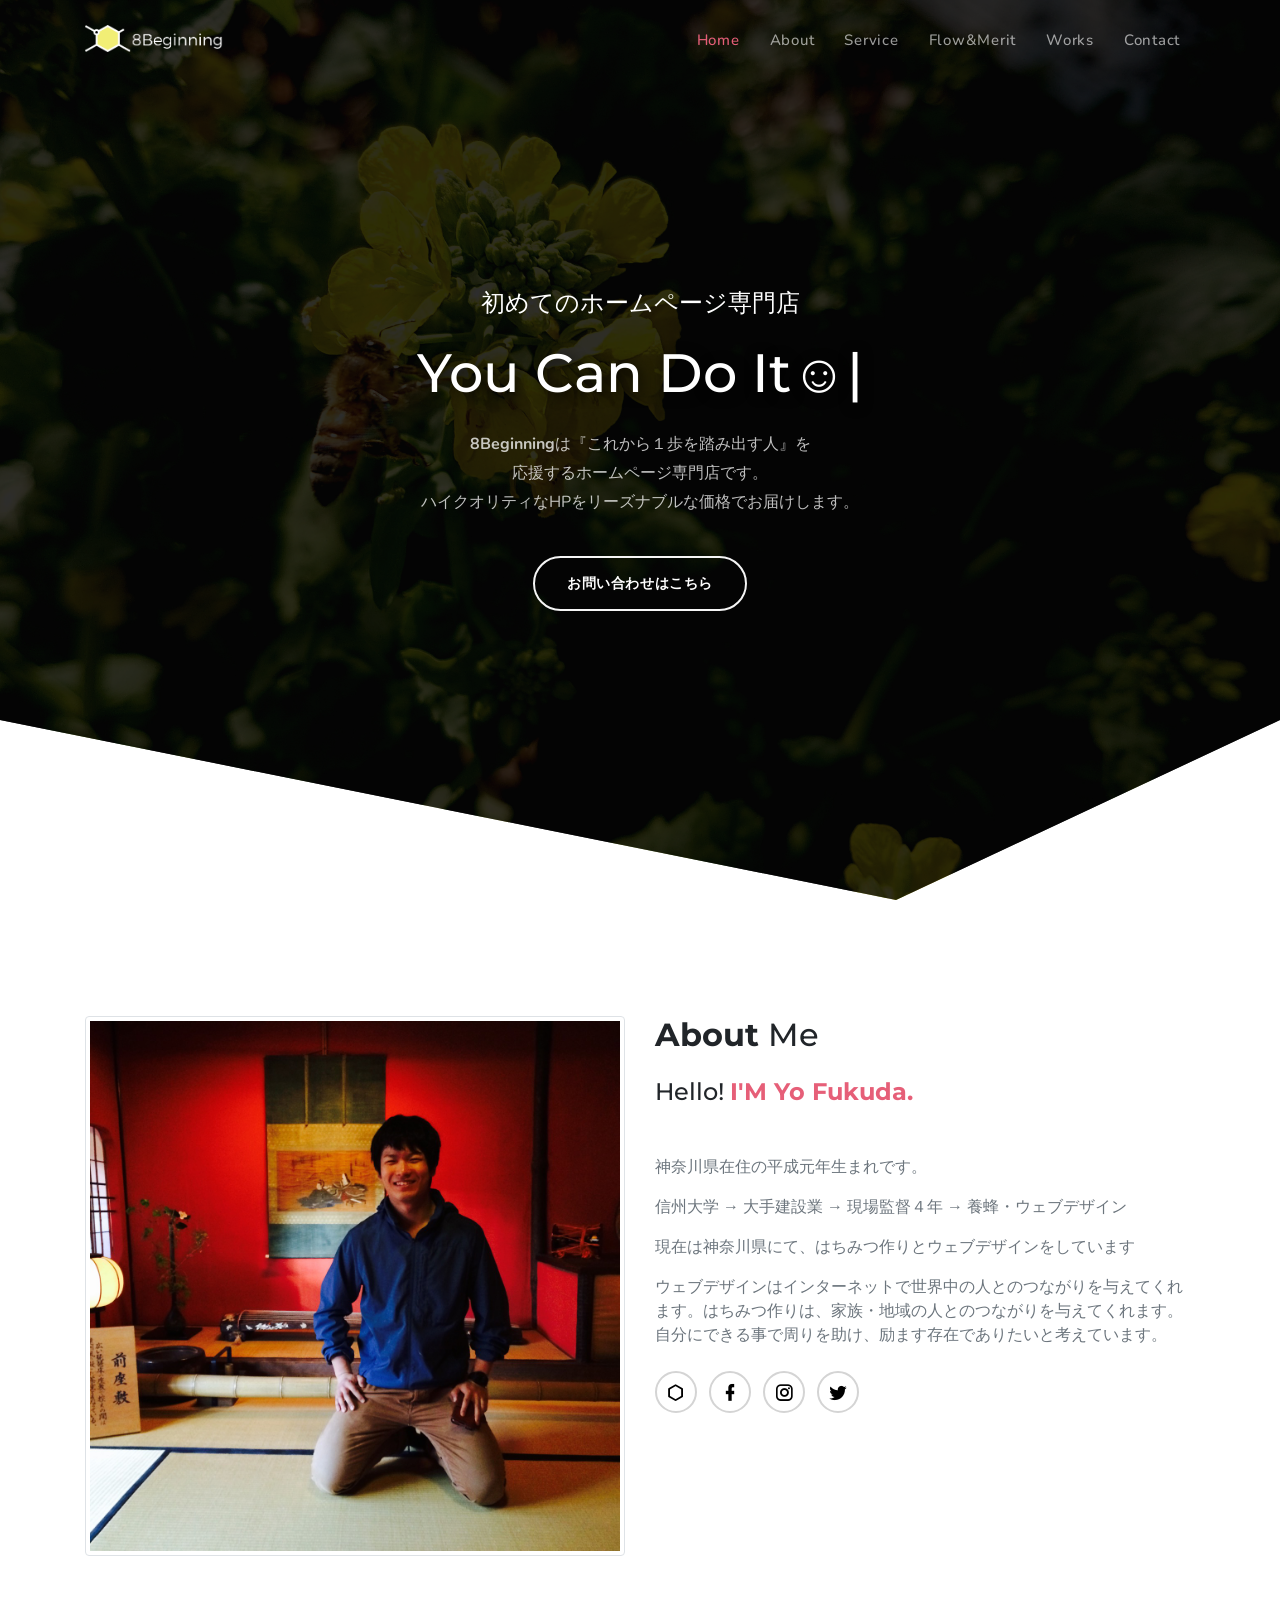
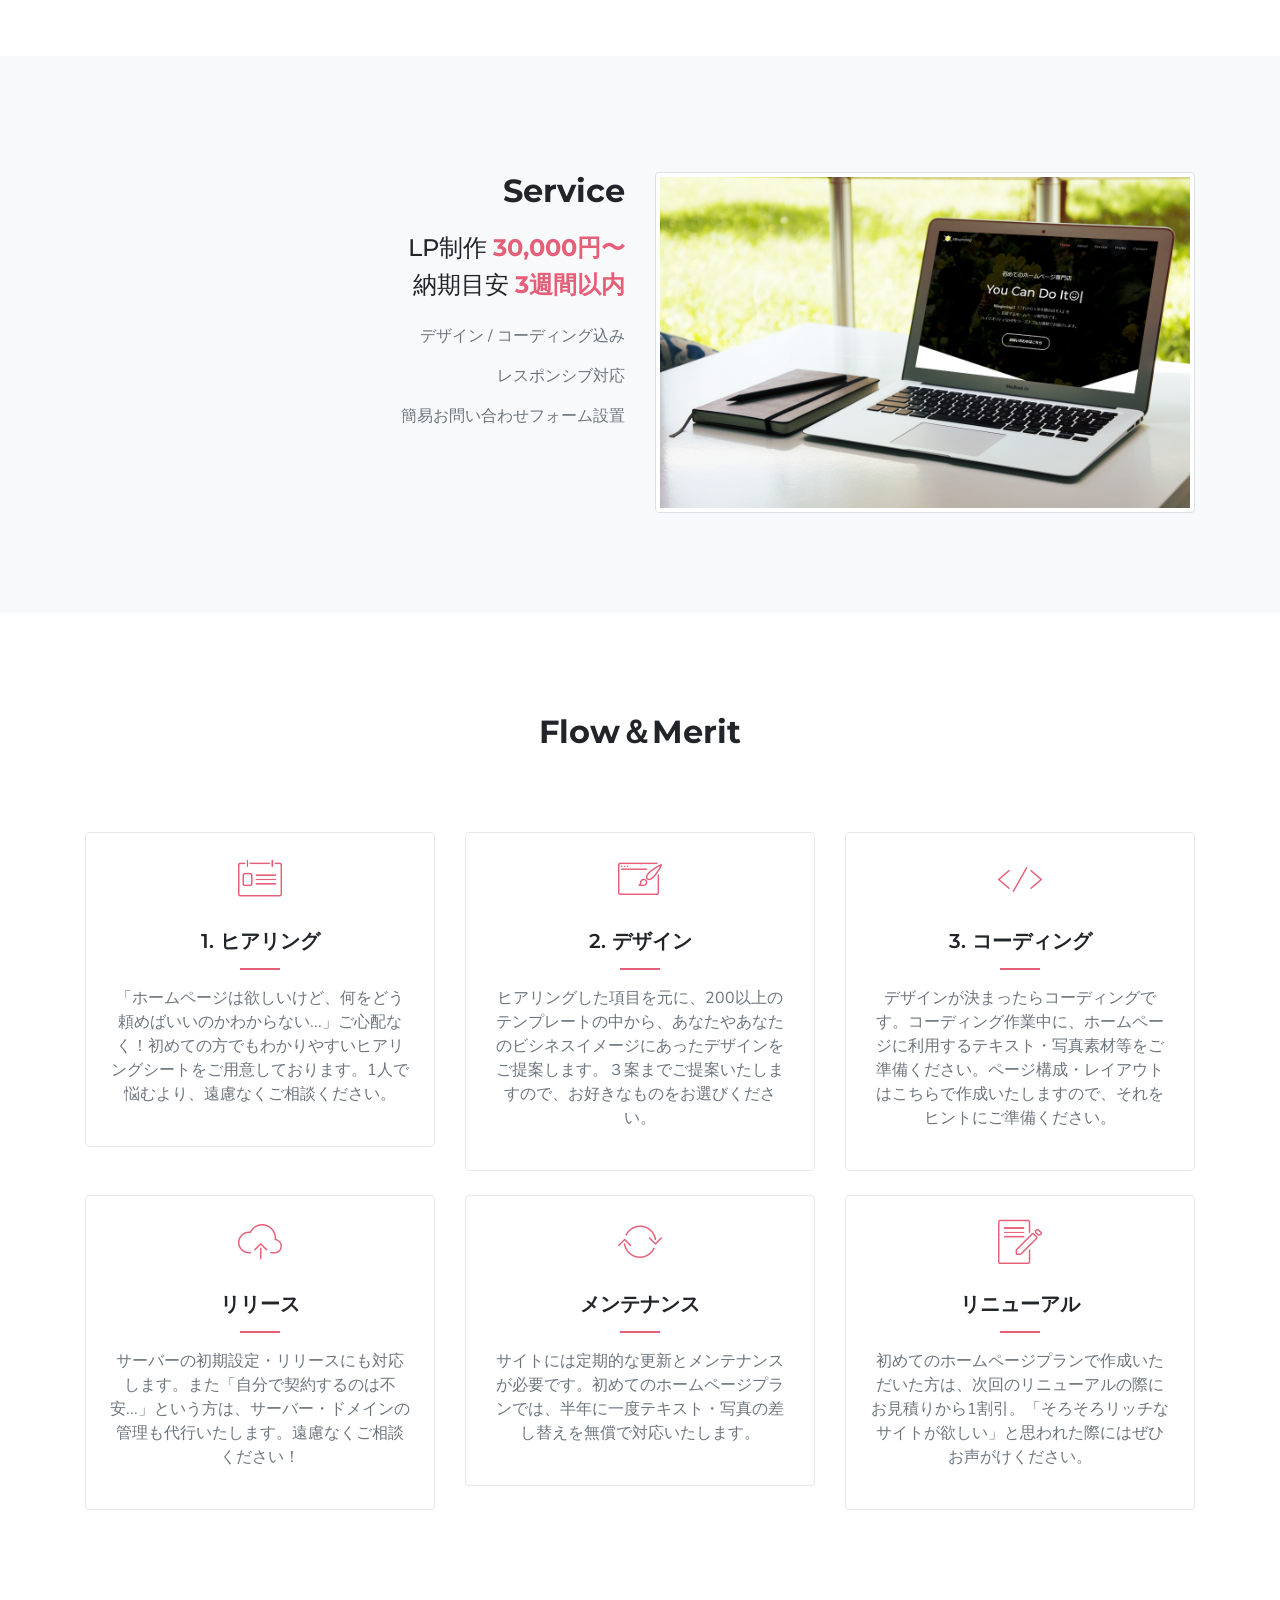
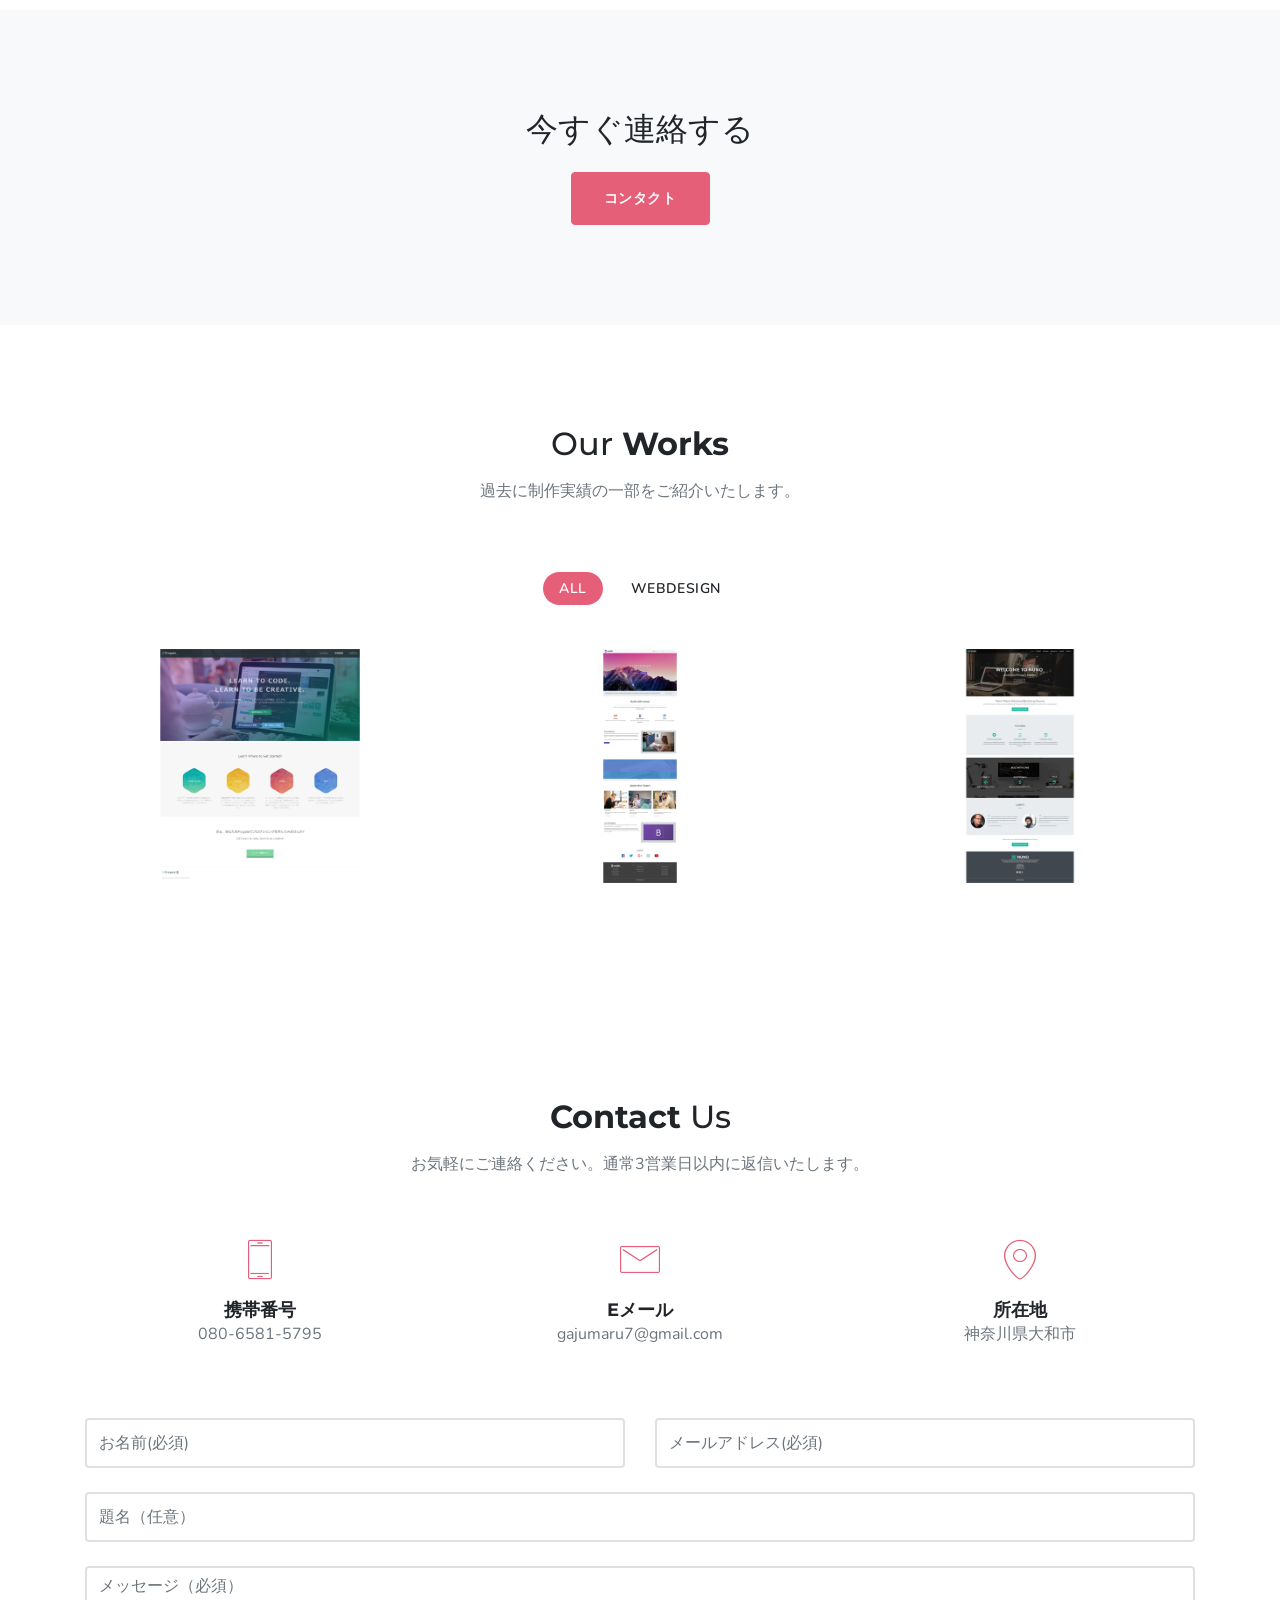
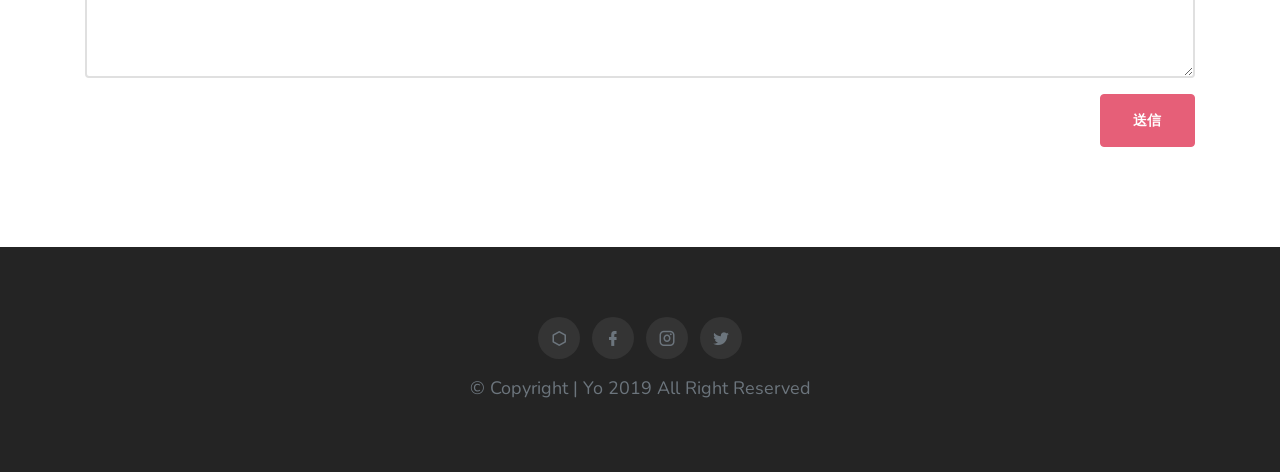
<file: index.html>
<!DOCTYPE html>
<html lang="jp">
    <head>
        <meta charset="UTF-8">
        <meta name="viewport" content="width=device-width, initial-scale=1">
        <title>Yo | Yo's Personal Portofolio</title>
        <meta name="description" content="" />
        <meta name="keywords" content="" />
        <meta name="author" content="SRBThemes" />

        <link rel="shortcut icon" href="images/favicon.png">

        <!--Bootstrap Css-->
        <link rel="stylesheet" type="text/css" href="css/bootstrap.min.css" />

        <!-- Materialdesign icons Css -->
        <link href="css/materialdesignicons.min.css" rel="stylesheet">

        <!-- Mobirise icons Css -->
        <link href="css/mobiriseicons.css" rel="stylesheet"> 

        <!-- Magnific-popup -->
        <link rel="stylesheet" href="css/magnific-popup.css">

        <!-- OWL SLIDER -->
        <link rel="stylesheet" href="css/owl.carousel.css" />
        <link rel="stylesheet" href="css/owl.theme.css" />
        <link rel="stylesheet" href="css/owl.transitions.css" />

        <!-- Custom style Css -->
        <link href="css/style.css" rel="stylesheet">

        <!-- お問い合わせフォーム -->
        <script src="https://sdk.form.run/js/v2/formrun.js"></script>
    </head>

    <body>

        <!-- Loader -->
        <div id="preloader">
            <div id="status">
                <div class="spinner">Loading...</div>
            </div>
        </div>

        <!-- Start Navbar -->
    	<nav class="navbar navbar-expand-lg fixed-top custom-nav sticky">
            <div class="container">

                <a class="navbar-brand pt-0 logo" href="#">
                    <img src="images/logo-light.png" alt="" class="img-fluid logo-light">
                    <img src="images/logo-dark.png" alt="" class="img-fluid logo-dark">
                </a>

                <button class="navbar-toggler" type="button" data-toggle="collapse" data-target="#navbarCollapse" aria-controls="navbarCollapse" aria-expanded="false" aria-label="Toggle navigation">
                    <span class="mdi mdi-menu"></span>
                </button>

                <div class="collapse navbar-collapse" id="navbarCollapse">
                    <ul class="navbar-nav ml-auto">
                        <li class="nav-item active">
                            <a class="nav-link" href="#home">Home</a>
                        </li>
                        <li class="nav-item">
                            <a class="nav-link" href="#about">About</a>
                        </li>
                        <li class="nav-item">
                            <a class="nav-link" href="#services">Service</a>
                        </li>
                        <li class="nav-item">
                            <a class="nav-link" href="#flow">Flow&Merit</a>
                        </li>
                        <li class="nav-item">
                            <a class="nav-link" href="#work">Works</a>
                        </li>
                        <li class="nav-item">
                            <a class="nav-link" href="#contact">Contact</a>
                        </li>
                    </ul>
                </div>
            </div>
        </nav>
        <!-- End Navbar -->

        <!-- START HOME -->
        <section class="section header-bg-img h-100vh" id="home">
            <div class="bg-overlay"></div>
            <div class="header-table">
                <div class="header-table-center">
                    <div class="container">
                        <div class="row justify-content-center">
                            <div class="col-lg-12">
                                <div class="text-center header-content mx-auto">
                                    <h4 class="text-white first-title mb-4">初めてのホームページ専門店</h4>
                                    <h1 class="header-name text-white text-capitalize mb-0">you <span class="element" data-elements="can do it☺,can make it☺ ,just do it☺"></span></h1>
                                    <p class="text-white mx-auto header-desc mt-4"><strong>8Beginning</strong>は『これから１歩を踏み出す人』を<br>応援するホームページ専門店です。<br>
                                    ハイクオリティなHPをリーズナブルな価格でお届けします。
                                    </p>
                                    <a class="btn btn-outline-custom btn-round inner-link mt-4" href="#contact" >お問い合わせはこちら
                                    </a>
                                    
                                </div>
                            </div>
                        </div>
                    </div>
                </div>
            </div>
        </section>
        <!-- END HOME -->

        <!-- START ABOUT -->
        <section class="section" id="about">
            <div class="container">
                <div class="row">
                    <div class="col-lg-6">
                        <div class="mt-3">
                            <img src="images/about-yo.jpg" alt="" class="img-fluid mx-auto d-block img-thumbnail">
                        </div>
                    </div>
                    <div class="col-lg-6">
                        <div class="mt-3">
                            <h2><span class="font-weight-bold">About</span> Me</h2>
                            <h4 class="mt-4">Hello! <span class="text-custom font-weight-bold">I'M Yo Fukuda.</span></h4>
                            <p class="text-muted mt-5">神奈川県在住の平成元年生まれです。</p>
                            <p class="text-muted mt-2">信州大学 → 大手建設業 → 現場監督４年 → 養蜂・ウェブデザイン</p>
                            <p class="text-muted mt-2">
                                現在は神奈川県にて、はちみつ作りとウェブデザインをしています</p>
                            <p class="text-muted mt-2">ウェブデザインはインターネットで世界中の人とのつながりを与えてくれます。はちみつ作りは、家族・地域の人とのつながりを与えてくれます。<br>
                            自分にできる事で周りを助け、励ます存在でありたいと考えています。
                            </p>
                            

                            <div class="about-social-icons">
                                <ul class="mb-0 about-social list-inline mt-4">
                                    <li class="list-inline-item"><a href="https://fuyo8.theshop.jp/" data-toggle="tooltip" title="Honey shop HP" data-placement="bottom"><i class="mdi mdi-hexagon-outline"></i></a></li>
                                    <li class="list-inline-item"><a href="https://www.facebook.com/yo.fukuda.3/" data-toggle="tooltip" title="facebook" data-placement="bottom"><i class="mdi mdi-facebook" ></i></a></li>
                                    <li class="list-inline-item"><a href="https://www.instagram.com/yofukuda777/" data-toggle="tooltip" title="Instagram" data-placement="bottom"><i class="mdi mdi-instagram" ></i></a></li>
                                    <li class="list-inline-item"><a href="https://twitter.com/FuyodaK/" data-toggle="tooltip" title="Twitter" data-placement="bottom"><i class="mdi mdi-twitter" ></i></a></li>
                                </ul> 
                            </div>
                        </div>
                    </div>
                </div>
            </div>
        </section>
        <!-- END ABOUT -->

        <!-- START SERVICE-->

        <section class="section bg-light" id="service">
                <div class="container">
                    <div class="row">
                        <div class="col-lg-6 order-lg-2">
                            <div class="mt-3">
                                <img src="images/8beginning_moc.png" alt="" class="img-fluid mx-auto d-block img-thumbnail">
                            </div>
                        </div>
                        <div class="col-lg-6 order-lg-1 text-center text-lg-right">
                            <div class="mt-3">
                                <h2><span class="font-weight-bold">Service</span></h2>
                                <h4 class="mt-4">LP制作 <span class="text-custom font-weight-bold">30,000円〜</span></h4>
                                <h4 class="mt-2">納期目安 <span class="text-custom font-weight-bold">3週間以内</span></h4>
                                <p class="text-muted mt-4">デザイン / コーディング込み</p>
                                <p class="text-muted mt-2">レスポンシブ対応</p>
                                <p class="text-muted mt-2">簡易お問い合わせフォーム設置</p>
                            </div>
                        </div>
                    </div>
                </div>
            </section>

        <!-- END SERVICE-->

        <!-- START FLOW -->
        <section class="section" id="flow">
                <div class="container">
                    <div class="row justify-content-center">
                        <div class="col-lg-12">
                            <div class="text-center">
                                <h2><span class="font-weight-bold">Flow＆Merit</span></h2>
                            </div>
                        </div>
                    </div>
                    <div class="row mt-5">
                        <div class="col-lg-4">
                            <div class="text-center services-boxes rounded p-4 mt-4">
                                <div class="services-boxes-icon">
                                    <i class="mbri-contact-form text-custom display-4"></i>
                                </div>
                                <div class="mt-4">
                                    <h5 class="mb-0">1. ヒアリング</h5>
                                    <div class="services-title-border"></div>
                                    <p class="text-muted mt-3">「ホームページは欲しいけど、何をどう頼めばいいのかわからない...」ご心配なく！初めての方でもわかりやすいヒアリングシートをご用意しております。1人で悩むより、遠慮なくご相談ください。</p>
                                </div>
                            </div>
                        </div>
                        <div class="col-lg-4">
                            <div class="text-center services-boxes rounded p-4 mt-4">
                                <div class="services-boxes-icon">
                                    <i class="mbri-website-theme text-custom display-4"></i>
                                </div>
                                <div class="mt-4">
                                    <h5 class="mb-0">2. デザイン</h5>
                                    <div class="services-title-border"></div>
                                    <p class="text-muted mt-3">ヒアリングした項目を元に、200以上のテンプレートの中から、あなたやあなたのビシネスイメージにあったデザインをご提案します。３案までご提案いたしますので、お好きなものをお選びください。</p>
                                </div>
                            </div>
                        </div>
                        <div class="col-lg-4">
                            <div class="text-center services-boxes rounded p-4 mt-4">
                                <div class="services-boxes-icon">
                                    <i class="mbri-code text-custom display-4"></i>
                                </div>
                                <div class="mt-4">
                                    <h5 class="mb-0">3. コーディング</h5>
                                    <div class="services-title-border"></div>
                                    <p class="text-muted mt-3">デザインが決まったらコーディングです。コーディング作業中に、ホームページに利用するテキスト・写真素材等をご準備ください。ページ構成・レイアウトはこちらで作成いたしますので、それをヒントにご準備ください。</p>
                                </div>
                            </div>
                        </div>
                    </div>
                    <div class="row">
                        <div class="col-lg-4">
                            <div class="text-center services-boxes rounded p-4 mt-4">
                                <div class="services-boxes-icon">
                                    <i class="mbri-upload text-custom display-4"></i>
                                </div>
                                <div class="mt-4">
                                    <h5 class="mb-0">リリース</h5>
                                    <div class="services-title-border"></div>
                                    <p class="text-muted mt-3">サーバーの初期設定・リリースにも対応します。また「自分で契約するのは不安...」という方は、サーバー・ドメインの管理も代行いたします。遠慮なくご相談ください！</p>
                                </div>
                            </div>
                        </div>
                        <div class="col-lg-4">
                            <div class="text-center services-boxes rounded p-4 mt-4">
                                <div class="services-boxes-icon">
                                    <i class="mbri-update text-custom display-4"></i>
                                </div>
                                <div class="mt-4">
                                    <h5 class="mb-0">メンテナンス</h5>
                                    <div class="services-title-border"></div>
                                    <p class="text-muted mt-3">サイトには定期的な更新とメンテナンスが必要です。初めてのホームページプランでは、半年に一度テキスト・写真の差し替えを無償で対応いたします。</p>
                                </div>
                            </div>
                        </div>
                        <div class="col-lg-4">
                            <div class="text-center services-boxes rounded p-4 mt-4">
                                <div class="services-boxes-icon">
                                    <i class="mbri-edit text-custom display-4"></i>
                                </div>
                                <div class="mt-4">
                                    <h5 class="mb-0">リニューアル</h5>
                                    <div class="services-title-border"></div>
                                    <p class="text-muted mt-3">初めてのホームページプランで作成いただいた方は、次回のリニューアルの際にお見積りから1割引。「そろそろリッチなサイトが欲しい」と思われた際にはぜひお声がけください。
                                                                    </p>
                                </div>
                            </div>
                        </div>
                    </div>
                </div>
            </section>
        <!-- END FLOW -->

        <!-- START CTA -->
        <section class="section bg-light">
            <div class="container">
                <div class="row">
                    <div class="col-lg-12">
                        <div class="text-center">
                            <h2>今すぐ連絡する</h2>
                        </div>
                        <div class="text-center mt-4">
                            <a href="#contact" class="btn btn-custom inner-link">コンタクト</a>
                        </div>
                    </div>
                </div>
            </div>
        </section>
        <!-- END CTA -->

        <!--START WORK -->   
        <section class="section text-center" id="work">
            <div class="container">
                <div class="row justify-content-center">
                    <div class="col-lg-12">
                        <div class="text-center">
                            <h2>Our <span class="font-weight-bold">Works</span></h2>
                            <p class="text-muted mx-auto section-subtitle mt-3">過去に制作実績の一部をご紹介いたします。</p>
                        </div>
                    </div>
                </div>
                <div class="row mt-5 ">
                    <ul class="col list-unstyled list-inline mb-0 text-uppercase work_menu" id="menu-filter">
                        <li class="list-inline-item"><a class="active" data-filter="*">All</a></li>
                        <li class="list-inline-item"><a class="" data-filter=".webdesign">Webdesign</a></li> 
                    </ul>
                </div>
            </div>
            <div class="container">
                <div class="row mt-4 work-filter">
                    <div class="col-lg-4 work_item webdesign">
                        <a href="images/works/proGateTutorial.png" class="img-zoom">
                            <div class="work_box">
                                <div class="work_img">
                                    <img src="images/works/proGateTutorial-thumbnail.png" class="img-fluid mx-auto d-block rounded" alt="work-img">
                                </div>
                                <div class="work_detail">
                                    <p class="mb-2">Webdesign</p>
                                    <h4 class="mb-0">Progate Tutorial</h4>
                                </div>
                            </div>
                        </a>
                    </div>

                    <div class="col-lg-4 work_item webdesign">
                        <a href="images/works/boostrap4Tutorial.png" class="img-zoom">
                            <div class="work_box">
                                <div class="work_img">
                                    <img src="images/works/boostrap4Tutorial-thumbnail.png" class="img-fluid mx-auto d-block rounded" alt="work-img">
                                </div>
                                <div class="work_detail">
                                    <p class="mb-2">webdesign</p>
                                    <h4 class="mb-0">Boostrap4 Tutorial</h4>
                                </div>
                            </div>
                        </a>
                    </div>

                    <div class="col-lg-4 work_item webdesign">
                        <a href="images/works/nunoTutorial.png" class="img-zoom">
                            <div class="work_box">
                                <div class="work_img">
                                    <img src="images/works/nunoTutorial-thumbnail.png" class="img-fluid mx-auto d-block rounded" alt="work-img">
                                </div>
                                <div class="work_detail">
                                    <p class="mb-2">webdesign</p>
                                    <h4 class="mb-0">Nuno</h4>
                                </div>
                            </div>
                        </a>
                    </div>

                    
                </div>
            </div>
        </section>
        <!--END WORK -->
    
        

        
        <!-- START CONTACT -->
        <section class="section" id="contact">
            <div class="container">
                <div class="row justify-content-center">
                    <div class="col-lg-12">
                        <div class="text-center">
                            <h2><span class="font-weight-bold">Contact</span> Us</h2>
                            <p class="text-muted mx-auto section-subtitle mt-3">お気軽にご連絡ください。通常3営業日以内に返信いたします。</p>
                        </div>
                    </div>
                </div> 
                <div class="row mt-5">
                    <div class="col-lg-4">
                        <div class="text-center">
                            <div>
                                <i class="mbri-mobile2 text-custom h1"></i>
                            </div>
                            <div class="mt-3">
                                <h5 class="mb-0 contact_detail-title font-weight-bold">携帯番号</h5>
                                <p class="text-muted">080-6581-5795</p>
                            </div>
                        </div>
                    </div>
                    <div class="col-lg-4">
                        <div class="text-center">
                            <div>
                                <i class="mbri-letter text-custom h1"></i>
                            </div>
                            <div class="mt-3">
                                <h5 class="mb-0 contact_detail-title font-weight-bold">Eメール</h5>
                                <p class="text-muted">gajumaru7@gmail.com</p>
                            </div>
                        </div>
                    </div>
                    <div class="col-lg-4">
                        <div class="text-center">
                            <div>
                                <i class="mbri-pin text-custom h1"></i>
                            </div>
                            <div class="mt-3">
                                <h5 class="mb-0 contact_detail-title font-weight-bold">所在地</h5>
                                <p class="text-muted">神奈川県大和市</p>
                            </div>
                        </div>
                    </div>
                </div>
                
                <div class="row mt-5">
                    <div class="col-lg-12">
                        <div class="form-kerri">
                            <form class="formrun" action="https://form.run/api/v1/r/zhnnq4vqn5n05cvmvtpx9jik" method="post">
                                <div class="row">
                                    <div class="col-lg-6">
                                        <div class="form-group mt-2">
                                            <input name="お名前" type="text" class="form-control" placeholder="お名前(必須)" autocomplete="name" required>
                                        </div>
                                    </div>
                                
                                    <div class="col-lg-6">
                                        <div class="form-group mt-2">
                                            <input class="form-control" name="メールアドレス" type="text" placeholder="メールアドレス(必須)" autocomplete="email" data-formrun-type="email" required>
                                        </div>
                                    </div>  
                                </div>  
                                <div class="row">
                                    <div class="col-lg-12">
                                        <div class="form-group mt-2">
                                            <input type="text" class="form-control"  placeholder="題名（任意）" name="題名">
                                        </div>
                                    </div>
                                </div>
                                
                                <div class="row">
                                    <div class="col-lg-12">
                                        <div class="form-group mt-2">
                                            <textarea rows="4" class="form-control" placeholder="メッセージ（必須）" name="メッセージ" required></textarea>
                                        </div>
                                    </div>
                                </div>
                                <div class="row">
                                    <div class="col-lg-12 text-right">
                                        <button class="btn btn-custom" type="submit" data-formrun-error-text="未入力の項目があります" data-formrun-submitting-text="送信中...">送信</button>
                                    </div>
                                </div>
                                  <!-- ボット投稿をブロックするためのタグ -->
                                <div class="_formrun_gotcha">
                                    <style media="screen">._formrun_gotcha {position:absolute!important;height:1px;width:1px;overflow:hidden;}</style>
                                    <label for="_formrun_gotcha">If you are a human, ignore this field</label>
                                    <input type="text" name="_formrun_gotcha" id="_formrun_gotcha" tabindex="-1">
                                </div>


                                
                            </form>
                            
                        </div>  

                    </div>
                </div>
            </div>    

        </section>
        <!-- END CONTACT -->

        <!--START FOOTER-->
        <footer class="footer bg-light">
            <div class="container">
                <div class="row justify-content-center text-center">
                    <div class="col-md-12">
                        <div class="text-center text-white footer-alt">
                            <ul class="list-unstyled list-inline mb-3">
                                <li class="list-inline-item"><a href="https://fuyo8.theshop.jp/"><i class="mdi mdi-hexagon-outline "></i></a></li>
                                <li class="list-inline-item"><a href="https://www.facebook.com/yo.fukuda.3"><i class="mdi mdi-facebook "></i></a></li>
                                <li class="list-inline-item"><a href="https://www.instagram.com/yofukuda777/"><i class="mdi mdi-instagram "></i></a></li>
                                <li class="list-inline-item"><a href="https://twitter.com/FuyodaK"><i class="mdi mdi-twitter "></i></a></li>
                            </ul>
                            <p class="text-muted mb-0">&copy; Copyright | Yo 2019 All Right Reserved</p>
                        </div>
                    </div>
                </div>
            </div>
        </footer>
        <!--END FOOTER-->
      
        <!-- JAVASCRIPTS -->
        <script src="js/jquery.min.js"></script>
        <script src="js/popper.min.js"></script>
        <script src="js/bootstrap.min.js"></script>
        <!--EASING JS-->
        <script src="js/jquery.easing.min.js"></script>
        <script src="js/scrollspy.min.js"></script>
        <!--PORTFOLIO FILTER JS-->
        <script src="js/isotope.js"></script>
        <!--TEXT ROTETE-->
        <script src="js/jquery.simple-text-rotator.js"></script>
        <!-- Magnific Popup Js -->
        <script src="js/jquery.magnific-popup.min.js"></script>
        <!-- TYPED -->
        <script src="js/typed.js"></script>
        <!-- OWL CAROUSEL -->
        <script src="js/owl.carousel.min.js"></script>
        <!--CUSTOM JS-->
        <script src="js/custom.js"></script>
        <script>
            $(".simple-text-rotate").textrotator({
                animation: "fade",
                speed: 3500
            });
        </script>
        <!-- ツールチップに必要なスクリプト -->
        <script>            
             $(function(){
             'use strict';
             $('[data-toggle="tooltip"]').tooltip();
            });
        </script>



    </body>
</html>
</file>
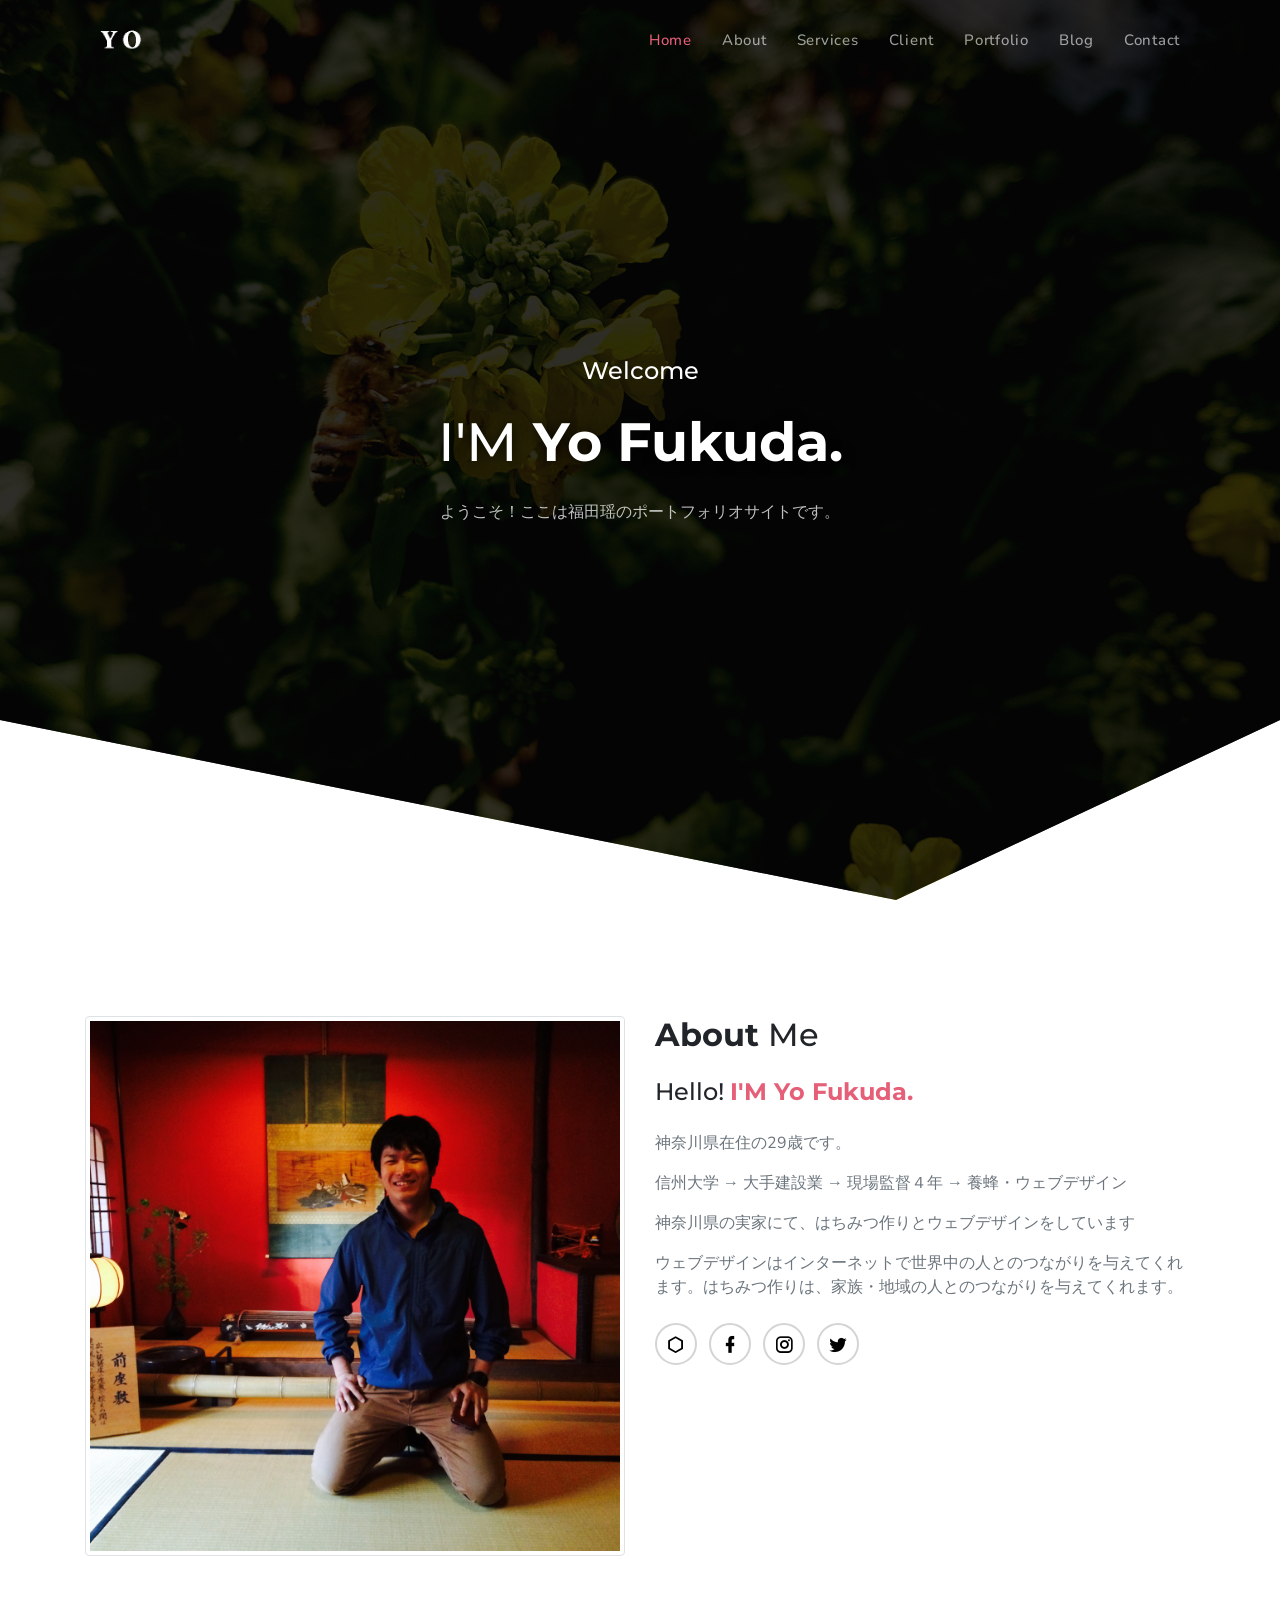
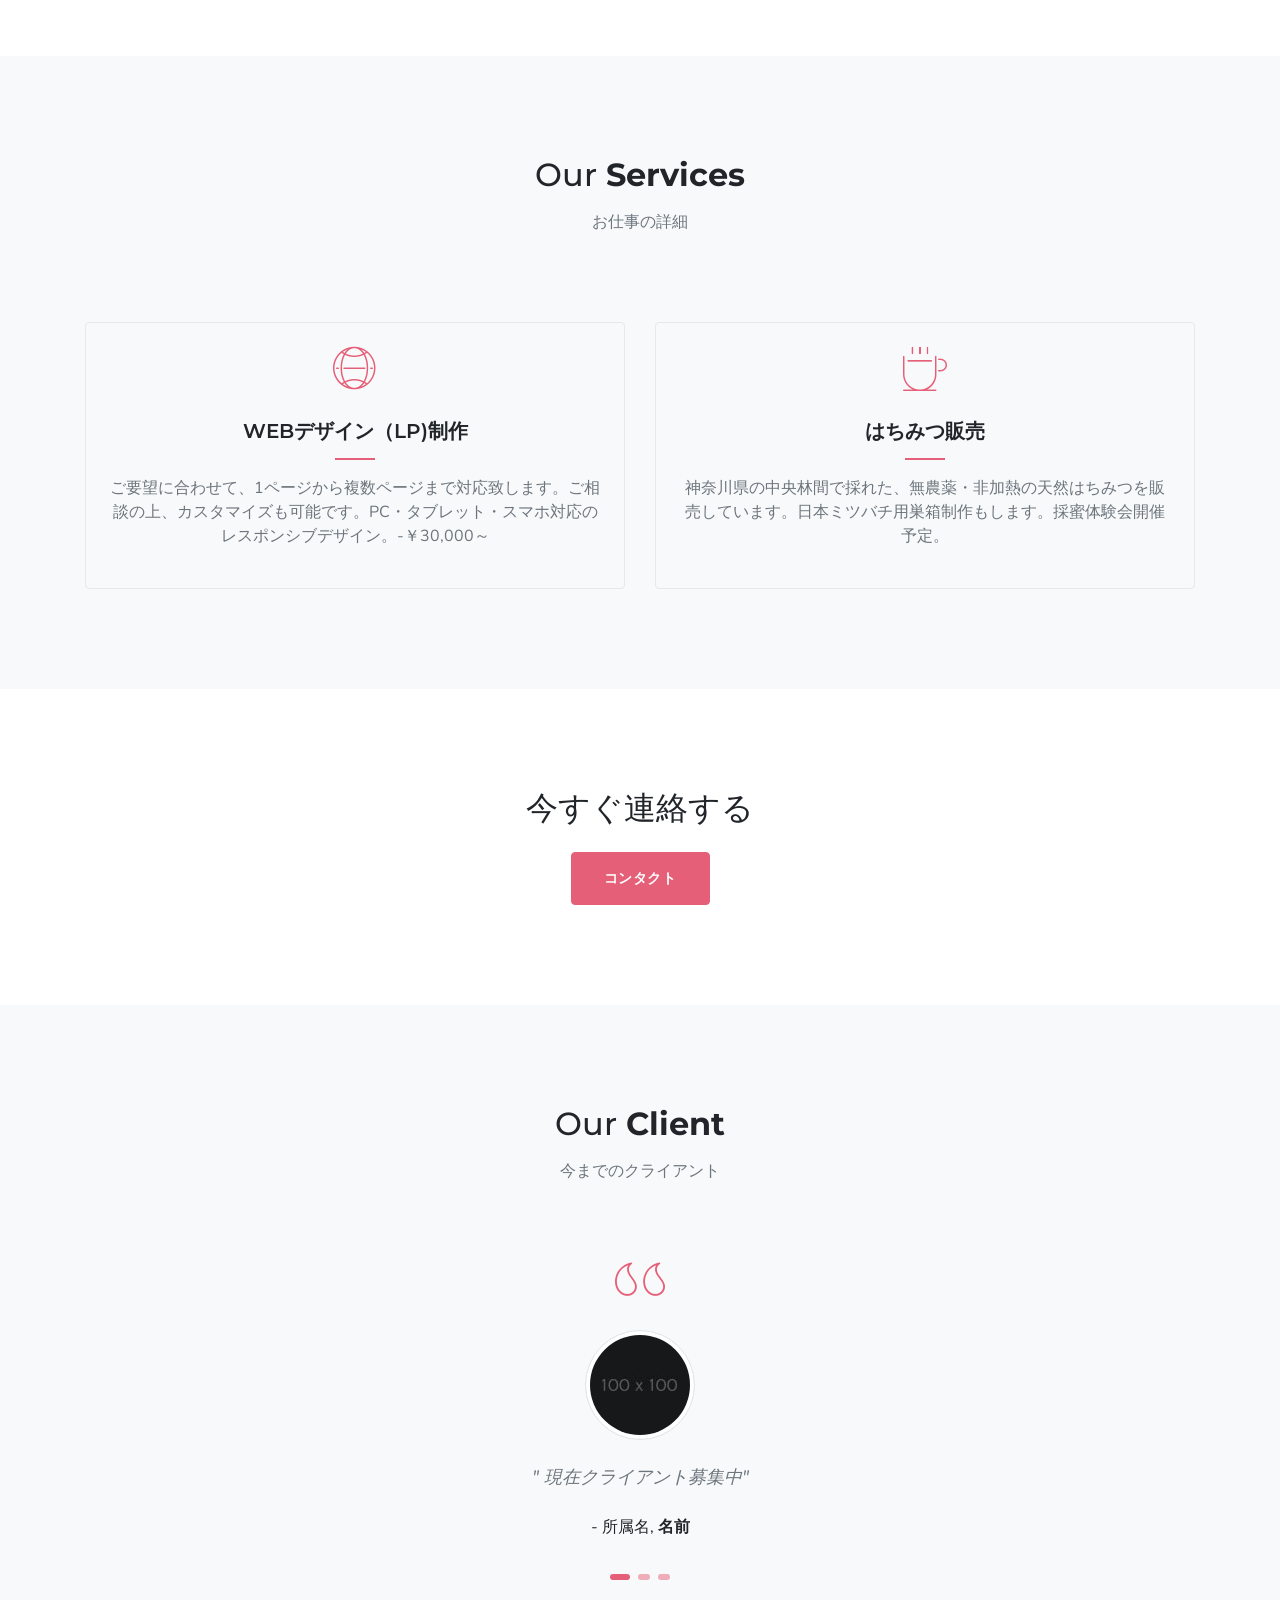
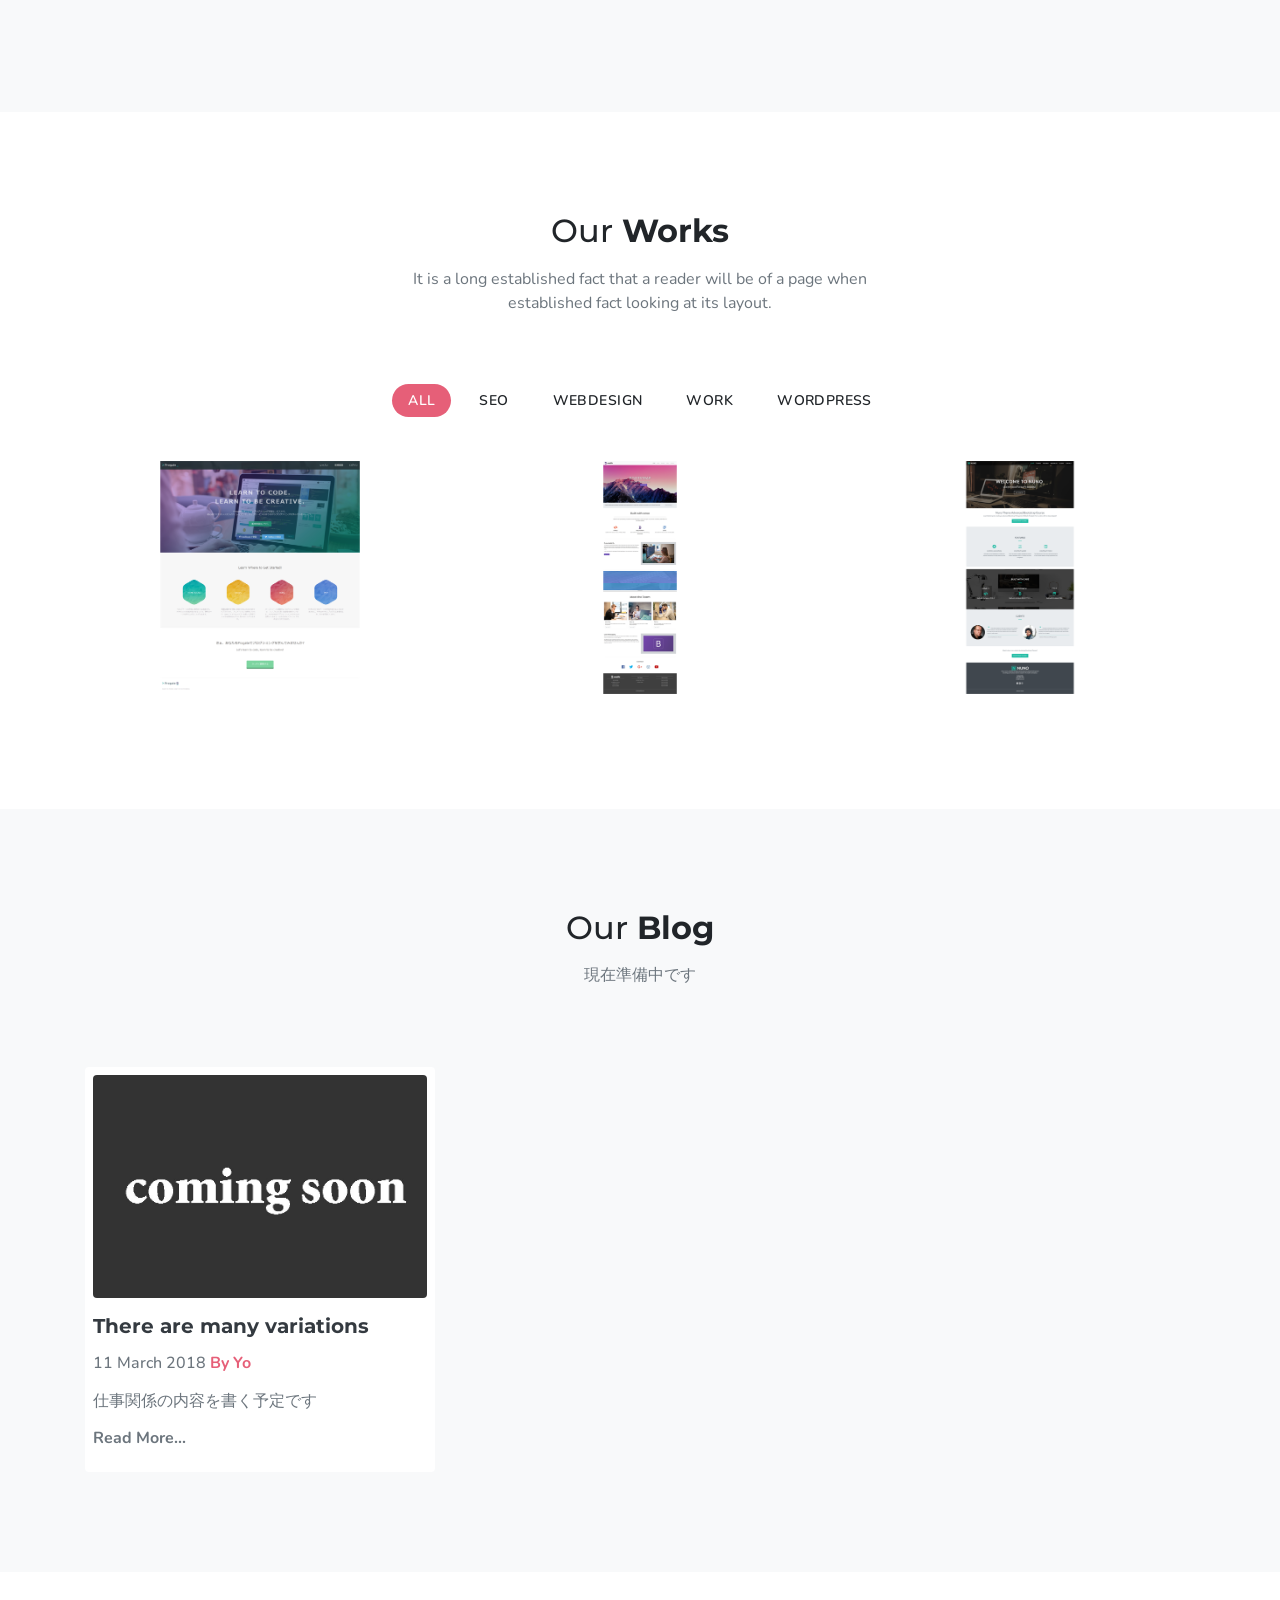
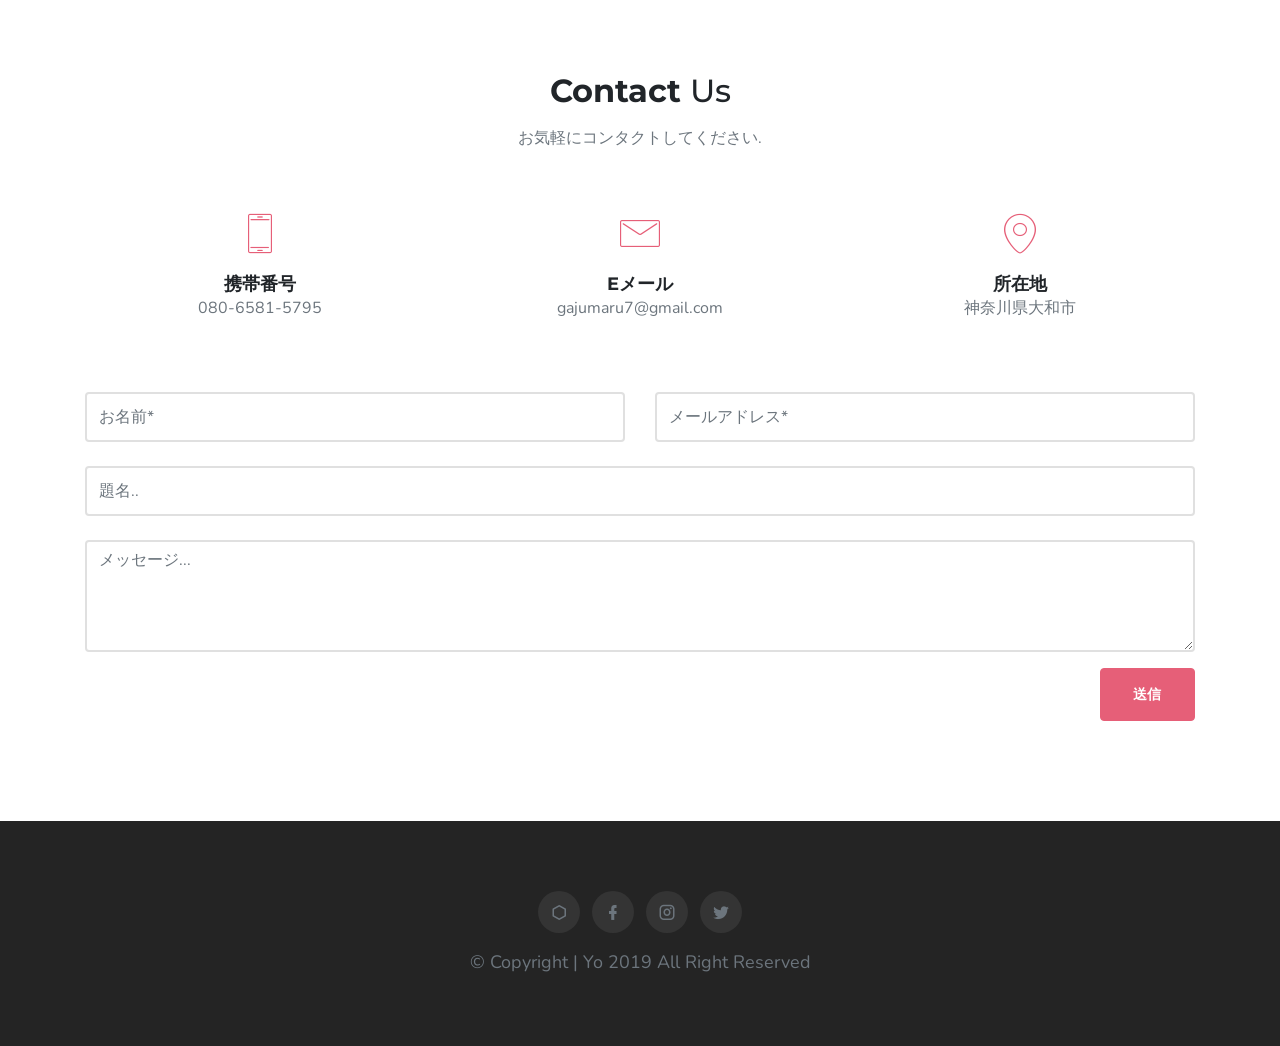
<file: index2.html>
<!DOCTYPE html>
<html lang="jp">
    <head>
        <meta charset="UTF-8">
        <meta name="viewport" content="width=device-width, initial-scale=1">
        <title>Yo | Yo's Personal Portofolio</title>
        <meta name="description" content="" />
        <meta name="keywords" content="" />
        <meta name="author" content="SRBThemes" />

        <link rel="shortcut icon" href="images/favicon-yo.png">

        <!--Bootstrap Css-->
        <link rel="stylesheet" type="text/css" href="css/bootstrap.min.css" />

        <!-- Materialdesign icons Css -->
        <link href="css/materialdesignicons.min.css" rel="stylesheet">

        <!-- Mobirise icons Css -->
        <link href="css/mobiriseicons.css" rel="stylesheet"> 

        <!-- Magnific-popup -->
        <link rel="stylesheet" href="css/magnific-popup.css">

        <!-- OWL SLIDER -->
        <link rel="stylesheet" href="css/owl.carousel.css" />
        <link rel="stylesheet" href="css/owl.theme.css" />
        <link rel="stylesheet" href="css/owl.transitions.css" />

        <!-- Custom style Css -->
        <link href="css/style.css" rel="stylesheet">
    </head>

    <body>

        <!-- Loader -->
        <div id="preloader">
            <div id="status">
                <div class="spinner">Loading...</div>
            </div>
        </div>

        <!-- Start Navbar -->
    	<nav class="navbar navbar-expand-lg fixed-top custom-nav sticky">
            <div class="container">

                <a class="navbar-brand pt-0 logo" href="#">
                    <img src="images/logo-yo.png" alt="" class="img-fluid logo-light">
                    <img src="images/logo-dark-yo.png" alt="" class="img-fluid logo-dark">
                </a>

                <button class="navbar-toggler" type="button" data-toggle="collapse" data-target="#navbarCollapse" aria-controls="navbarCollapse" aria-expanded="false" aria-label="Toggle navigation">
                    <span class="mdi mdi-menu"></span>
                </button>

                <div class="collapse navbar-collapse" id="navbarCollapse">
                    <ul class="navbar-nav ml-auto">
                        <li class="nav-item active">
                            <a class="nav-link" href="#home">Home</a>
                        </li>
                        <li class="nav-item">
                            <a class="nav-link" href="#about">About</a>
                        </li>
                        <li class="nav-item">
                            <a class="nav-link" href="#services">Services</a>
                        </li>
                        <li class="nav-item">
                            <a class="nav-link" href="#client">Client</a>
                        </li>
                        <li class="nav-item">
                            <a class="nav-link" href="#work">Portfolio</a>
                        </li>
                        <li class="nav-item">
                            <a class="nav-link" href="#blog">Blog</a>
                        </li>
                        <li class="nav-item">
                            <a class="nav-link" href="#contact">Contact</a>
                        </li>
                    </ul>
                </div>
            </div>
        </nav>
        <!-- End Navbar -->

        <!-- START HOME -->
        <section class="section header-bg-img h-100vh" id="home">
            <div class="bg-overlay"></div>
            <div class="header-table">
                <div class="header-table-center">
                    <div class="container">
                        <div class="row justify-content-center">
                            <div class="col-lg-12">
                                <div class="text-center header-content mx-auto">
                                    <h4 class="text-white first-title mb-4">Welcome</h4>
                                    <h1 class="header-name text-white text-capitalize mb-0">I'M <span class="simple-text-rotate font-weight-bold">Yo Fukuda.,A Web Designer.,A BeeKeeper.</span></h1>
                                    <p class="text-white mx-auto header-desc mt-4">ようこそ！ここは福田瑶のポートフォリオサイトです。</p>
                                    
                                </div>
                            </div>
                        </div>
                    </div>
                </div>
            </div>
        </section>
        <!-- END HOME -->

        <!-- START ABOUT -->
        <section class="section" id="about">
            <div class="container">
                <div class="row">
                    <div class="col-lg-6">
                        <div class="mt-3">
                            <img src="images/about-yo.jpg" alt="" class="img-fluid mx-auto d-block img-thumbnail">
                        </div>
                    </div>
                    <div class="col-lg-6">
                        <div class="mt-3">
                            <h2><span class="font-weight-bold">About</span> Me</h2>
                            <h4 class="mt-4">Hello! <span class="text-custom font-weight-bold">I'M Yo Fukuda.</span></h4>
                            <p class="text-muted mt-4">神奈川県在住の29歳です。</p>
                            <p class="text-muted mt-2">信州大学 → 大手建設業 → 現場監督４年 → 養蜂・ウェブデザイン</p>
                            <p class="text-muted mt-2">
                                神奈川県の実家にて、はちみつ作りとウェブデザインをしています</p>
                            <p class="text-muted mt-2">ウェブデザインはインターネットで世界中の人とのつながりを与えてくれます。はちみつ作りは、家族・地域の人とのつながりを与えてくれます。</p>
                            

                            <div class="about-social-icons">
                                <ul class="mb-0 about-social list-inline mt-4">
                                    <li class="list-inline-item"><a href="https://fuyoda.github.io/github.io/" data-toggle="tooltip" title="Honey shop HP" data-placement="bottom"><i class="mdi mdi-hexagon-outline"></i></a></li>
                                    <li class="list-inline-item"><a href="#" data-toggle="tooltip" title="facebook" data-placement="bottom"><i class="mdi mdi-facebook" ></i></a></li>
                                    <li class="list-inline-item"><a href="#" data-toggle="tooltip" title="Instagram" data-placement="bottom"><i class="mdi mdi-instagram" ></i></a></li>
                                    <li class="list-inline-item"><a href="#" data-toggle="tooltip" title="Twitter" data-placement="bottom"><i class="mdi mdi-twitter" ></i></a></li>
                                </ul> 
                            </div>
                        </div>
                    </div>
                </div>
            </div>
        </section>
        <!-- END ABOUT -->

        <!-- START SERVICES -->
        <section class="section bg-light" id="services">
            <div class="container">
                <div class="row justify-content-center">
                    <div class="col-lg-12">
                        <div class="text-center">
                            <h2>Our <span class="font-weight-bold">Services</span></h2>
                            <p class="text-muted mx-auto section-subtitle mt-3">お仕事の詳細</p>
                        </div>
                    </div>
                </div>
                <div class="row mt-5">
                    <div class="col-lg-6">
                        <div class="text-center services-boxes rounded p-4 mt-4">
                            <div class="services-boxes-icon">
                                <i class="mbri-globe-2 text-custom display-4"></i>
                            </div>
                            <div class="mt-4">
                                <h5 class="mb-0">WEBデザイン（LP)制作</h5>
                                <div class="services-title-border"></div>
                                <p class="text-muted mt-3"> ご要望に合わせて、1ページから複数ページまで対応致します。ご相談の上、カスタマイズも可能です。PC・タブレット・スマホ対応のレスポンシブデザイン。-￥30,000～</p>
                            </div>
                        </div>
                    </div>
                    <div class="col-lg-6">
                        <div class="text-center services-boxes rounded p-4 mt-4">
                            <div class="services-boxes-icon">
                                <i class="mbri-hot-cup text-custom display-4"></i>
                            </div>
                            <div class="mt-4">
                                <h5 class="mb-0">はちみつ販売</h5>
                                <div class="services-title-border"></div>
                                <p class="text-muted mt-3">神奈川県の中央林間で採れた、無農薬・非加熱の天然はちみつを販売しています。日本ミツバチ用巣箱制作もします。採蜜体験会開催予定。
                                </p>
                            </div>
                        </div>
                    </div>

                </div>
            </div>
        </section>
        <!-- END SERVICES -->

        <!-- START CTA -->
        <section class="section">
            <div class="container">
                <div class="row">
                    <div class="col-lg-12">
                        <div class="text-center">
                            <h2>今すぐ連絡する</h2>
                        </div>
                        <div class="text-center mt-4">
                            <a href="#" class="btn btn-custom">コンタクト</a>
                        </div>
                    </div>
                </div>
            </div>
        </section>
        <!-- END CTA -->

      <!-- START CLIENT -->
      
        <section class="section bg-light" id="client">
            <div class="container">
                <div class="row justify-content-center">
                    <div class="col-lg-12">
                        <div class="text-center">
                            <h2>Our <span class="font-weight-bold">Client</span></h2>
                            <p class="text-muted mx-auto section-subtitle mt-3">今までのクライアント</p>
                        </div>
                    </div>
                </div>
                <div class="row mt-4 pt-4">
                    <div class="col-lg-12">
                        <div id="owl-demo" class="owl-carousel">
                            <div class="text-center testi_boxes mx-auto">
                                <div class="tam_testi_icon text-custom">
                                    <i class="mbri-quote-left"></i>
                                </div>
                                <div class="mt-2">
                                    <div>
                                        <img src="images/testi/testi-1.jpg" alt="" class="mx-auto img-thumbnail img-fluid d-block rounded-circle">
                                    </div>
                                    <p class="client_review font-italic mt-4 text-center text-muted">" 現在クライアント募集中"</p>
                                    <p class="client_name text-center mb-0 mt-4">- 所属名, <span class="font-weight-bold">名前</span></p>
                                </div>
                            </div>
                            <div class="text-center testi_boxes mx-auto">
                                <div class="tam_testi_icon text-custom">
                                    <i class="mbri-quote-left"></i>
                                </div>
                                <div class="mt-2">
                                    <div>
                                        <img src="images/testi/testi-2.jpg" alt="" class="mx-auto img-thumbnail img-fluid d-block rounded-circle">
                                    </div>
                                    <p class="client_review font-italic mt-4 text-center text-muted">" 現在クライアント募集中"</p>
                                    <p class="client_name text-center mb-0 mt-4">- 所属名, <span class="font-weight-bold">名前</span></p>
                                </div>
                            </div>
                            <div class="text-center testi_boxes mx-auto">
                                <div class="tam_testi_icon text-custom">
                                    <i class="mbri-quote-left"></i>
                                </div>
                                <div class="mt-2">
                                    <div>
                                        <img src="images/testi/testi-3.jpg" alt="" class="mx-auto img-thumbnail img-fluid d-block rounded-circle">
                                    </div>
                                    <p class="client_review font-italic mt-4 text-center text-muted">" 現在クライアント募集中"</p>
                                    <p class="client_name text-center mb-0 mt-4">- 所属名, <span class="font-weight-bold">名前</span></p>
                                </div>
                            </div>
                        </div>
                    </div>
                </div>
            </div>
        </section>
       
        <!-- END CLIENT --> 

        <!--START WORK -->   
        <section class="section text-center" id="work">
            <div class="container">
                <div class="row justify-content-center">
                    <div class="col-lg-12">
                        <div class="text-center">
                            <h2>Our <span class="font-weight-bold">Works</span></h2>
                            <p class="text-muted mx-auto section-subtitle mt-3">It is a long established fact that a reader will be of a page when established fact looking at its layout.</p>
                        </div>
                    </div>
                </div>
                <div class="row mt-5 ">
                    <ul class="col list-unstyled list-inline mb-0 text-uppercase work_menu" id="menu-filter">
                        <li class="list-inline-item"><a class="active" data-filter="*">All</a></li>
                        <li class="list-inline-item"><a class="" data-filter=".seo">Seo</a></li>
                        <li class="list-inline-item"><a class="" data-filter=".webdesign">Webdesign</a></li>
                        <li class="list-inline-item"><a class="" data-filter=".WORK">WORK</a></li>
                        <li class="list-inline-item"><a class="" data-filter=".wordpress">Wordpress</a></li>
                    </ul>
                </div>
            </div>
            <div class="container">
                <div class="row mt-4 work-filter">
                    <div class="col-lg-4 work_item webdesign">
                        <a href="images/works/proGateTutorial.png" class="img-zoom">
                            <div class="work_box">
                                <div class="work_img">
                                    <img src="images/works/proGateTutorial-thumbnail.png" class="img-fluid mx-auto d-block rounded" alt="work-img">
                                </div>
                                <div class="work_detail">
                                    <p class="mb-2">Webdesign</p>
                                    <h4 class="mb-0">Progate Tutorial</h4>
                                </div>
                            </div>
                        </a>
                    </div>

                    <div class="col-lg-4 work_item webdesign">
                        <a href="images/works/boostrap4Tutorial.png" class="img-zoom">
                            <div class="work_box">
                                <div class="work_img">
                                    <img src="images/works/boostrap4Tutorial-thumbnail.png" class="img-fluid mx-auto d-block rounded" alt="work-img">
                                </div>
                                <div class="work_detail">
                                    <p class="mb-2">webdesign</p>
                                    <h4 class="mb-0">Boostrap4 Tutorial</h4>
                                </div>
                            </div>
                        </a>
                    </div>

                    <div class="col-lg-4 work_item wordpress WORK webdesign">
                        <a href="images/works/nunoTutorial.png" class="img-zoom">
                            <div class="work_box">
                                <div class="work_img">
                                    <img src="images/works/nunoTutorial-thumbnail.png" class="img-fluid mx-auto d-block rounded" alt="work-img">
                                </div>
                                <div class="work_detail">
                                    <p class="mb-2">webdesign</p>
                                    <h4 class="mb-0">Nuno</h4>
                                </div>
                            </div>
                        </a>
                    </div>

                    
                </div>
            </div>
        </section>
        <!--END WORK -->
    
        <!-- START BLOG -->
        <section class="section bg-light" id="blog">
            <div class="container">   
                <div class="row justify-content-center">
                    <div class="col-lg-12">
                        <div class="text-center">
                            <h2>Our <span class="font-weight-bold">Blog</span></h2>
                            <p class="text-muted mx-auto section-subtitle mt-3">現在準備中です</p>
                        </div>
                    </div>
                </div>                 
                <div class="row mt-5">
                    <div class="col-lg-4 mt-3">
                        <div class="rounded bg-white p-2">
                            <div class="img_blog">
                                <img src="images/blog/comingSoon.jpg" alt="" class="img-fluid rounded mx-auto d-block">
                            </div>
                            <div class="content_blog pt-3 pb-3">
                                <div>
                                    <h5 class="font-weight-bold mb-0"><a href="#" class="text-dark">There are many variations</a></h5>
                                </div>
                                <div class="mt-3">
                                    <p class="h6 text-muted date_blog mb-0">11 March 2018 <a href="#" class="text-custom font-weight-bold">By Yo</a></p>
                                    <p class="mt-3 desc_blog text-muted">仕事関係の内容を書く予定です</p>
                                    <p class="h6 mb-0"><a href="#" class="text-muted font-weight-bold">Read More...</a></p>
                                </div>
                            </div>
                        </div>
                    </div>
                    
                </div>
            </div>
        </section>
        <!-- END BLOG -->

        
        <!-- START CONTACT -->
        <section class="section" id="contact">
            <div class="container">
                <div class="row justify-content-center">
                    <div class="col-lg-12">
                        <div class="text-center">
                            <h2><span class="font-weight-bold">Contact</span> Us</h2>
                            <p class="text-muted mx-auto section-subtitle mt-3">お気軽にコンタクトしてください.</p>
                        </div>
                    </div>
                </div> 
                <div class="row mt-5">
                    <div class="col-lg-4">
                        <div class="text-center">
                            <div>
                                <i class="mbri-mobile2 text-custom h1"></i>
                            </div>
                            <div class="mt-3">
                                <h5 class="mb-0 contact_detail-title font-weight-bold">携帯番号</h5>
                                <p class="text-muted">080-6581-5795</p>
                            </div>
                        </div>
                    </div>
                    <div class="col-lg-4">
                        <div class="text-center">
                            <div>
                                <i class="mbri-letter text-custom h1"></i>
                            </div>
                            <div class="mt-3">
                                <h5 class="mb-0 contact_detail-title font-weight-bold">Eメール</h5>
                                <p class="text-muted">gajumaru7@gmail.com</p>
                            </div>
                        </div>
                    </div>
                    <div class="col-lg-4">
                        <div class="text-center">
                            <div>
                                <i class="mbri-pin text-custom h1"></i>
                            </div>
                            <div class="mt-3">
                                <h5 class="mb-0 contact_detail-title font-weight-bold">所在地</h5>
                                <p class="text-muted">神奈川県大和市</p>
                            </div>
                        </div>
                    </div>
                </div>
                <div class="row mt-5">
                    <div class="col-lg-12">
                        <div class="form-kerri">
                            <form>
                                <div class="row">
                                    <div class="col-lg-6">
                                        <div class="form-group mt-2">
                                            <input name="name" id="name" type="text" class="form-control" placeholder="お名前*" required>
                                        </div>
                                    </div>
                                    <div class="col-lg-6">
                                        <div class="form-group mt-2">
                                            <input name="email" id="email" type="email" class="form-control" placeholder="メールアドレス*" required>
                                        </div>
                                    </div>                                
                                </div>
                                <div class="row">
                                    <div class="col-lg-12">
                                        <div class="form-group mt-2">
                                            <input type="text" class="form-control" id="subject" placeholder="題名.." required/>
                                        </div>
                                    </div>
                                </div>
                                <div class="row">
                                    <div class="col-lg-12">
                                        <div class="form-group mt-2">
                                            <textarea name="comments" id="comments" rows="4" class="form-control" placeholder="メッセージ..."></textarea>
                                        </div>
                                    </div>
                                </div>
                                <div class="row">
                                    <div class="col-lg-12 text-right">
                                        <a href="#" class="btn btn-custom">送信</a>
                                    </div>
                                </div>
                            </form>
                        </div>  
                    </div>
                </div>
            </div>
        </section>
        <!-- END CONTACT -->

        <!--START FOOTER-->
        <footer class="footer bg-light">
            <div class="container">
                <div class="row justify-content-center text-center">
                    <div class="col-md-12">
                        <div class="text-center text-white footer-alt">
                            <ul class="list-unstyled list-inline mb-3">
                                <li class="list-inline-item"><a href="#"><i class="mdi mdi-hexagon-outline"></i></a></li>
                                <li class="list-inline-item"><a href="#"><i class="mdi mdi-facebook text-muted"></i></a></li>
                                <li class="list-inline-item"><a href="#"><i class="mdi mdi-instagram text-muted"></i></a></li>
                                <li class="list-inline-item"><a href="#"><i class="mdi mdi-twitter text-muted"></i></a></li>
                            </ul>
                            <p class="text-muted mb-0">&copy; Copyright | Yo 2019 All Right Reserved</p>
                        </div>
                    </div>
                </div>
            </div>
        </footer>
        <!--END FOOTER-->
      
        <!-- JAVASCRIPTS -->
        <script src="js/jquery.min.js"></script>
        <script src="js/popper.min.js"></script>
        <script src="js/bootstrap.min.js"></script>
        <!--EASING JS-->
        <script src="js/jquery.easing.min.js"></script>
        <script src="js/scrollspy.min.js"></script>
        <!--PORTFOLIO FILTER JS-->
        <script src="js/isotope.js"></script>
        <!--TEXT ROTETE-->
        <script src="js/jquery.simple-text-rotator.js"></script>
        <!-- Magnific Popup Js -->
        <script src="js/jquery.magnific-popup.min.js"></script>
        <!-- TYPED -->
        <script src="js/typed.js"></script>
        <!-- OWL CAROUSEL -->
        <script src="js/owl.carousel.min.js"></script>
        <!--CUSTOM JS-->
        <script src="js/custom.js"></script>
        <script>
            $(".simple-text-rotate").textrotator({
                animation: "fade",
                speed: 3500
            });
        </script>
        <!-- ツールチップに必要なスクリプト -->
        <script>
            
             $(function(){
             'use strict';
             $('[data-toggle="tooltip"]').tooltip();
            });
        </script>

    </body>
</html>
</file>
<file: css/mobiriseicons.css>
@font-face {
  font-family: 'MobiriseIcons';
  src:  url('../fonts/MobiriseIcons.eot?5dqoim');
  src:  url('../fonts/MobiriseIcons.eot?5dqoim#iefix') format('embedded-opentype'),
    url('../fonts/mobirise.ttf?5dqoim') format('truetype'),
    url('../fonts/mobirise.woff?5dqoim') format('woff'),
    url('../fonts/MobiriseIcons.svg?5dqoim#MobiriseIcons') format('svg');
  font-weight: normal;
  font-style: normal;
}

[class^="mbri-"], [class*=" mbri-"] {
  /* use !important to prevent issues with browser extensions that change fonts */
  font-family: 'MobiriseIcons' !important;
  speak: none;
  font-style: normal;
  font-weight: normal;
  font-variant: normal;
  text-transform: none;
  line-height: 1;

  /* Better Font Rendering =========== */
  -webkit-font-smoothing: antialiased;
  -moz-osx-font-smoothing: grayscale;
}

.mbri-add-submenu:before {
  content: "\e900";
}
.mbri-alert:before {
  content: "\e901";
}
.mbri-align-center:before {
  content: "\e902";
}
.mbri-align-justify:before {
  content: "\e903";
}
.mbri-align-left:before {
  content: "\e904";
}
.mbri-align-right:before {
  content: "\e905";
}
.mbri-android:before {
  content: "\e906";
}
.mbri-apple:before {
  content: "\e907";
}
.mbri-arrow-down:before {
  content: "\e908";
}
.mbri-arrow-next:before {
  content: "\e909";
}
.mbri-arrow-prev:before {
  content: "\e90a";
}
.mbri-arrow-up:before {
  content: "\e90b";
}
.mbri-bold:before {
  content: "\e90c";
}
.mbri-bookmark:before {
  content: "\e90d";
}
.mbri-bootstrap:before {
  content: "\e90e";
}
.mbri-briefcase:before {
  content: "\e90f";
}
.mbri-browse:before {
  content: "\e910";
}
.mbri-bulleted-list:before {
  content: "\e911";
}
.mbri-calendar:before {
  content: "\e912";
}
.mbri-camera:before {
  content: "\e913";
}
.mbri-cart-add:before {
  content: "\e914";
}
.mbri-cart-full:before {
  content: "\e915";
}
.mbri-cash:before {
  content: "\e916";
}
.mbri-change-style:before {
  content: "\e917";
}
.mbri-chat:before {
  content: "\e918";
}
.mbri-clock:before {
  content: "\e919";
}
.mbri-close:before {
  content: "\e91a";
}
.mbri-cloud:before {
  content: "\e91b";
}
.mbri-code:before {
  content: "\e91c";
}
.mbri-contact-form:before {
  content: "\e91d";
}
.mbri-credit-card:before {
  content: "\e91e";
}
.mbri-cursor-click:before {
  content: "\e91f";
}
.mbri-cust-feedback:before {
  content: "\e920";
}
.mbri-database:before {
  content: "\e921";
}
.mbri-delivery:before {
  content: "\e922";
}
.mbri-desktop:before {
  content: "\e923";
}
.mbri-devices:before {
  content: "\e924";
}
.mbri-down:before {
  content: "\e925";
}
.mbri-download:before {
  content: "\e926";
}
.mbri-drag-n-drop:before {
  content: "\e927";
}
.mbri-drag-n-drop2:before {
  content: "\e928";
}
.mbri-edit:before {
  content: "\e929";
}
.mbri-edit2:before {
  content: "\e92a";
}
.mbri-error:before {
  content: "\e92b";
}
.mbri-extension:before {
  content: "\e92c";
}
.mbri-features:before {
  content: "\e92d";
}
.mbri-file:before {
  content: "\e92e";
}
.mbri-flag:before {
  content: "\e92f";
}
.mbri-folder:before {
  content: "\e930";
}
.mbri-gift:before {
  content: "\e931";
}
.mbri-github:before {
  content: "\e932";
}
.mbri-globe-2:before {
  content: "\e933";
}
.mbri-globe:before {
  content: "\e934";
}
.mbri-growing-chart:before {
  content: "\e935";
}
.mbri-hearth:before {
  content: "\e936";
}
.mbri-help:before {
  content: "\e937";
}
.mbri-home:before {
  content: "\e938";
}
.mbri-hot-cup:before {
  content: "\e939";
}
.mbri-idea:before {
  content: "\e93a";
}
.mbri-image-gallery:before {
  content: "\e93b";
}
.mbri-image-slider:before {
  content: "\e93c";
}
.mbri-info:before {
  content: "\e93d";
}
.mbri-italic:before {
  content: "\e93e";
}
.mbri-key:before {
  content: "\e93f";
}
.mbri-laptop:before {
  content: "\e940";
}
.mbri-layers:before {
  content: "\e941";
}
.mbri-left-right:before {
  content: "\e942";
}
.mbri-left:before {
  content: "\e943";
}
.mbri-letter:before {
  content: "\e944";
}
.mbri-like:before {
  content: "\e945";
}
.mbri-link:before {
  content: "\e946";
}
.mbri-lock:before {
  content: "\e947";
}
.mbri-login:before {
  content: "\e948";
}
.mbri-logout:before {
  content: "\e949";
}
.mbri-magic-stick:before {
  content: "\e94a";
}
.mbri-map-pin:before {
  content: "\e94b";
}
.mbri-menu:before {
  content: "\e94c";
}
.mbri-mobile:before {
  content: "\e94d";
}
.mbri-mobile2:before {
  content: "\e94e";
}
.mbri-mobirise:before {
  content: "\e94f";
}
.mbri-more-horizontal:before {
  content: "\e950";
}
.mbri-more-vertical:before {
  content: "\e951";
}
.mbri-music:before {
  content: "\e952";
}
.mbri-new-file:before {
  content: "\e953";
}
.mbri-numbered-list:before {
  content: "\e954";
}
.mbri-opened-folder:before {
  content: "\e955";
}
.mbri-pages:before {
  content: "\e956";
}
.mbri-paper-plane:before {
  content: "\e957";
}
.mbri-paperclip:before {
  content: "\e958";
}
.mbri-photo:before {
  content: "\e959";
}
.mbri-photos:before {
  content: "\e95a";
}
.mbri-pin:before {
  content: "\e95b";
}
.mbri-play:before {
  content: "\e95c";
}
.mbri-plus:before {
  content: "\e95d";
}
.mbri-preview:before {
  content: "\e95e";
}
.mbri-print:before {
  content: "\e95f";
}
.mbri-protect:before {
  content: "\e960";
}
.mbri-question:before {
  content: "\e961";
}
.mbri-quote-left:before {
  content: "\e962";
}
.mbri-quote-right:before {
  content: "\e963";
}
.mbri-redo:before {
  content: "\e964";
}
.mbri-refresh:before {
  content: "\e965";
}
.mbri-responsive:before {
  content: "\e966";
}
.mbri-right:before {
  content: "\e967";
}
.mbri-rocket:before {
  content: "\e968";
}
.mbri-sad-face:before {
  content: "\e969";
}
.mbri-sale:before {
  content: "\e96a";
}
.mbri-save:before {
  content: "\e96b";
}
.mbri-search:before {
  content: "\e96c";
}
.mbri-setting:before {
  content: "\e96d";
}
.mbri-setting2:before {
  content: "\e96e";
}
.mbri-setting3:before {
  content: "\e96f";
}
.mbri-share:before {
  content: "\e970";
}
.mbri-shopping-bag:before {
  content: "\e971";
}
.mbri-shopping-basket:before {
  content: "\e972";
}
.mbri-shopping-cart:before {
  content: "\e973";
}
.mbri-sites:before {
  content: "\e974";
}
.mbri-smile-face:before {
  content: "\e975";
}
.mbri-speed:before {
  content: "\e976";
}
.mbri-star:before {
  content: "\e977";
}
.mbri-success:before {
  content: "\e978";
}
.mbri-sun:before {
  content: "\e979";
}
.mbri-sun2:before {
  content: "\e97a";
}
.mbri-tablet-vertical:before {
  content: "\e97b";
}
.mbri-tablet:before {
  content: "\e97c";
}
.mbri-target:before {
  content: "\e97d";
}
.mbri-timer:before {
  content: "\e97e";
}
.mbri-to-ftp:before {
  content: "\e97f";
}
.mbri-to-local-drive:before {
  content: "\e980";
}
.mbri-touch-swipe:before {
  content: "\e981";
}
.mbri-touch:before {
  content: "\e982";
}
.mbri-trash:before {
  content: "\e983";
}
.mbri-underline:before {
  content: "\e984";
}
.mbri-undo:before {
  content: "\e985";
}
.mbri-unlink:before {
  content: "\e986";
}
.mbri-unlock:before {
  content: "\e987";
}
.mbri-up-down:before {
  content: "\e988";
}
.mbri-up:before {
  content: "\e989";
}
.mbri-update:before {
  content: "\e98a";
}
.mbri-upload:before {
  content: "\e98b";
}
.mbri-user:before {
  content: "\e98c";
}
.mbri-user2:before {
  content: "\e98d";
}
.mbri-users:before {
  content: "\e98e";
}
.mbri-video-play:before {
  content: "\e98f";
}
.mbri-video:before {
  content: "\e990";
}
.mbri-watch:before {
  content: "\e991";
}
.mbri-website-theme:before {
  content: "\e992";
}
.mbri-wifi:before {
  content: "\e993";
}
.mbri-windows:before {
  content: "\e994";
}
.mbri-zoom-out:before {
  content: "\e995";
}
</file>
<file: css/style.css>
/*-----------------------------------------------------------
* Template Name    : Kerri | Responsive Bootstrap 4 Personal Template
* Author           : SRBThemes
* Version          : 1.0.0
* Created          : March 2018
* File Description : Main css file of the template
*------------------------------------------------------------
*/


/***********************
    1.BASIC
    2.HELPER
    3.NAVBAR
    4.HOME
    5.ABOUT 
    6.SERVICES
    7.CLIENT
    8.WORK
    9.CONTACT
    10.FOOTER
    11.RESPONSIVE
************************/

@import url('https://fonts.googleapis.com/css?family=Montserrat:400,500,600|Nunito:400,600,700');


/*======================
        1.BASIC
========================*/

body {
    font-family: 'Nunito', sans-serif;
    overflow-x: hidden;
}

h1,
h2,
h3,
h4,
h5,
h6 {
    font-family: 'Montserrat', sans-serif;
}

a,
a:hover,
a:focus,
button,
button:focus {
    text-decoration: none !important;
    outline: none !important;
    box-shadow: none !important;
}

::selection {
    background: rgba(166, 175, 189, 0.3);
}

::-moz-selection {
    background: rgba(166, 175, 189, 0.3);
}

#preloader {
    position: fixed;
    top: 0;
    left: 0;
    right: 0;
    bottom: 0;
    background-color: #fff;
    z-index: 9999999;
}

#status {
    width: 40px;
    height: 40px;
    position: absolute;
    left: 50%;
    top: 50%;
    margin: -20px 0 0 -20px;
}

.spinner {
    margin: 0 auto;
    font-size: 10px;
    position: relative;
    text-indent: -9999em;
    border-top: 5px solid rgba(0, 0, 0, 0.2);
    border-right: 5px solid rgba(0, 0, 0, 0.2);
    border-bottom: 5px solid rgba(0, 0, 0, 0.2);
    border-left: 5px solid #000;
    -webkit-transform: translateZ(0);
    -ms-transform: translateZ(0);
    transform: translateZ(0);
    -webkit-animation: load8 1.1s infinite linear;
    animation: load8 1.1s infinite linear;
}

.spinner,
.spinner:after {
    border-radius: 50%;
    width: 40px;
    height: 40px;
}

@-webkit-keyframes load8 {
    0% {
        -webkit-transform: rotate(0deg);
        transform: rotate(0deg);
    }
    100% {
        -webkit-transform: rotate(360deg);
        transform: rotate(360deg);
    }
}

@keyframes load8 {
    0% {
        -webkit-transform: rotate(0deg);
        transform: rotate(0deg);
    }
    100% {
        -webkit-transform: rotate(360deg);
        transform: rotate(360deg);
    }
}

/*==========================
        2.HELPER
============================*/

.section {
    padding-top: 100px;
    padding-bottom: 100px;
    position: relative;
    background-color: #fff;
}

.text-custom{
    color: #e65f78 !important;
}

.h-100vh{
    height: 100vh;
}

.z-index{
    z-index: 2;
}

.clippath_none{
    clip-path: none !important;
}

.section-subtitle{
    max-width: 500px;
}

.btn {
    padding: 15px 32px;
    font-size: 14px;
    font-weight: 700;
    transition: all 0.5s;
    letter-spacing: 0.6px;
    color: #fff;
    box-shadow: none !important;
    text-transform: uppercase;
    outline: none !important;
}

.btn-custom{
    border:1px solid #e65f78;
    background-color: #e65f78;
}

.btn-round {
    border-radius: 30px;
}

.btn-custom:hover,
.btn-custom:focus,
.btn-custom:active,
.btn-custom.active,
.btn-custom.focus,
.btn-custom:active,
.btn-custom:focus,
.btn-custom:hover,
.open > .dropdown-toggle.btn-custom {
    color: #f3f3f3;
    background-color: #d8576f;
    border-color: #d8576f;
}

.btn-outline-custom {
    border: 2px solid #f5f5f5;
}

.btn-outline-custom:hover,
.btn-outline-custom:focus,
.btn-outline-custom:active,
.btn-outline-custom.active,
.btn-outline-custom.focus,
.btn-outline-custom:active,
.btn-outline-custom:focus,
.btn-outline-custom:hover,
.open > .dropdown-toggle.btn-outline-custom {
    color: #000;
    background-color: #fff;
    border-color: #fff;
}

.bg-overlay {
    background-color: rgba(0, 0, 0, 0.75);
    position: absolute;
    top: 0;
    right: 0;
    width: 100%;
    height: 100%;
}

/*==========================
        3.NAVBAR CUSTOM
============================*/

.custom-nav {
    background-color: transparent;
    padding: 20px 0px;
    width: 100%;
    border-radius: 0px;
    z-index: 999;
    margin-bottom: 0px;
    transition: all 0.5s ease-in-out;
}

.custom-nav .navbar-nav li a {
    color: rgba(255, 255, 255, 0.6) !important;
    font-size: 15px;
    background-color: transparent !important;
    margin: 0 7px;
    letter-spacing: 0.05em;
    line-height: 24px;
    transition: all 0.5s;
    font-weight: 500;
}

.custom-nav .navbar-brand .logo-light,.custom-nav .navbar-brand .logo-dark {
    height: 27px;
}

.logo .logo-light {
  display: inline-block;
}

.stickyadd .logo .logo-dark {
  display: inline-block;
}

.stickyadd .logo .logo-light {
  display:none;
}

.logo .logo-dark {
  display: none;
}

.custom-nav .navbar-brand {
    color: #fff !important;
    text-transform: uppercase;
}

.custom-nav .navbar-toggler {
    color: #fff;
    font-size: 35px;
    padding: 0px;
}

.custom-nav .navbar-nav li a:hover,
.custom-nav .navbar-nav li a:active,
.custom-nav .navbar-nav li.active a,
.custom-nav.stickyadd .navbar-nav li a:hover,
.custom-nav.stickyadd .navbar-nav li a:active,
.custom-nav.stickyadd .navbar-nav li.active a {
    color: #e65f78 !important;
}

.custom-nav.stickyadd {
    background-color: #fff  !important;
    box-shadow: 0 1px 8px 3px rgba(0, 0, 0, 0.050980392156862744);
    padding: 15px 0px;
}

.custom-nav.stickyadd .navbar-nav li a{
    color: rgba(0, 0, 0, 0.6) !important;
}
.stickyadd .mdi-menu{
    color: rgba(0, 0, 0, 0.6) !important;
}


/*===========================
        4.HOME
=============================*/

.header-bg-img {
    background-image: url(../images/header-bg-bee.jpg);
    position: relative;
    background-size: cover;
    background-position: center center;
    clip-path: polygon(0 0, 100% 0, 100% 80%, 70% 100%, 0 80%);
}

.header-content{
    max-width: 800px;
}

.header-table-center {
    display: table-cell;
    vertical-align: middle;
}

.header-table {
    display: table;
    width: 100%;
    height: 100%;
}

.header-name{
    font-size: 54px;
}

.header-desc{
    max-width: 500px;
    line-height: 1.8;
    color: rgba(255, 255, 255, 0.75) !important;
}

.header-content h1, .header-content span{
    text-shadow: 0.1rem 0.1rem 0.8rem rgba(2, 2, 2, 0.829);
}

.inner-link{
    transition: all 0.5s;
}



/*===========================
        5.ABOUT
=============================*/

.about-social li a {
    color: #000;
    display: inline-block;
    height: 42px;
    width: 42px;
    font-size: 20px;
    border-radius: 50%;
    border: 2px solid #d4d4d4;
    line-height: 40px;
    transition: all 0.5s;
    text-align: center;
}

.about-social li a:hover {
    color: #e65f78;
    border-color: #e65f78;
}

/*===========================
        6.SERVICES
=============================*/

.services-boxes {
    border: 1px solid #e8e8e8;
}

.services-boxes .services-boxes-icon i{
    font-size: 44px;
}

.services-boxes .services-title-border{
    height: 2px;
    width: 40px;
    margin: 15px auto;
    background: #e65f78;
    transition: all 0.5s;
}

.services-boxes:hover .services-title-border{
    width: 60px;
}

.service-box {
    border: 1px solid #eaeaea;
    border-radius: 8px;
}

.services-boxes h5{
    font-weight: 600;
}

.service-box .service-content h5 {
    font-size: 20px;
    font-weight: 700;
}

.service-box .service-content p {
    font-size: 15px;
}

/*===========================
        7.CLIENT
=============================*/

.testi_boxes {
    max-width:750px;
}

.client_review {
    font-size: 18px;
}

.client_name {
    font-size: 16px;
}

.testi_boxes .tam_testi_icon {
    font-size: 50px;
}

.owl-theme .owl-controls .owl-page {
    margin: 20px 0px;
}

.owl-theme .owl-controls .owl-page span {
    display: block;
    width: 12px;
    height: 6px;
    margin: 5px 4px;
    filter: Alpha(Opacity=50);
    opacity: 0.5;
    -webkit-border-radius: 20px;
    -moz-border-radius: 20px;
    border-radius: 20px;
    transition: all 0.5s;
    background: #e65f78;
}

.owl-theme .owl-controls .owl-page.active span {
    width: 20px;
}        

/*===========================
        8.WORK
=============================*/
.work_menu li a {
    cursor: pointer;
    display: block;
    border-radius: 30px;
    letter-spacing: 0.03em;
    margin-bottom: 5px;
    font-weight: 600;
    font-size: 14px;
    padding: 6px 16px;
    transition: all 0.5s;
    margin-top: 5px;
}

.work_menu a.active,
.work_menu a:hover {
    background-color: #e65f78;
    color: #fff !important;
}

.work_item {
    position: relative;
    padding: 15px;
}

.work_box {
    overflow: hidden;
    position: relative;
}

.work_box .work_img {
    position: relative;
    overflow: hidden;
}

.work_box .work_img:after {
    content: " ";
    display: block;
    width: 100%;
    height: 100%;
    position: absolute;
    top: 0;
    left: 0;
    border-radius: 5px;
    transition: all 0.27s cubic-bezier(0.3, 0.1, 0.58, 1);
}

.work_box .work_img>img {
    transition: all 0.3s cubic-bezier(0.3, 0.1, 0.58, 1);
    border-radius: 0;
}

.work_box .work_detail {
    opacity: 0;
    color: #ffffff;
    width: 100%;
    padding: 20px;
    box-sizing: border-box;
    position: absolute;
    left: 0;
    overflow: hidden;
    transition: all 0.27s cubic-bezier(0.3, 0.1, 0.58, 1);
}

.work_box .work_detail h4 {
    font-size: 18px;
}

.work_box .work_detail p {
    color: rgba(255, 255, 255, 0.6);
    font-size: 14px;
}

.work_box:hover .work_detail {
    top: 50%;
    transform: translate(0, -50%);
    opacity: 1;
}

.work_box:hover .work_img:after {
    background: rgba(0, 0, 0, 0.8);
}

.work_box:hover .work_img>img {
    transform: scale(1.05);
}

/*=========================
        9.CONTACT
===========================*/

.form-kerri .form-control {
    box-shadow: none !important;
    height: 50px;
    border: 2px solid #e0e0e0;
}

.form-kerri .form-control:focus {
    border-color: #e65f78;
}

.form-kerri textarea.form-control {
    height: auto;
}

.contact_detail-title {
    font-size: 18px;
}


/*======================
        10.FOOTER
========================*/

.footer{
    padding: 70px 0px;
    background-color: #242424 !important;
}

.footer .footer-alt p {
    font-size: 18px;
}

.footer .footer-alt ul li a {
    color: #6c757d;
    border-radius: 50%;
    transition: all 0.5s;
    background-color: rgba(241, 241, 241, 0.08);
    width: 42px;
    height: 42px;
    display: block;
    font-size: 18px;
    line-height: 42px;
    text-align: center;
}

.footer .footer-alt  li a:hover {
    color: #e65f78;
    border-color: #e65f78;
}

/*===========================
        11.RESPONSIVE
=============================*/

@media (min-width: 200px) and (max-width: 768px) {
    .custom-nav {
        background-color: #fff !important;
        padding: 10px 0px !important;
    }
    .custom-nav .container {
        width: 85%;
    }
    .custom-nav .navbar-toggler {
        color: #000;
        font-size: 26px;
        border: none;
    }
    .custom-nav .logo .logo-dark {
        display:inline-block;
    }
    .custom-nav .navbar-nav li a {
        color: rgba(0, 0, 0, 0.6) !important;
    }
    .custom-nav .logo .logo-light {
        display:none;
    }
    .h-100vh{
        height:auto;
    }
    .header-bg-img{
        clip-path: none;
    }
    .custom-nav .navbar-nav li a {
        margin: 0 0px;
        line-height: 15px;
    }
    .header-name{
        font-size:38px;
    }
    .about-social-icons{
        text-align:center;
        margin-top: 3rem
        
       
    }


}
</file>
